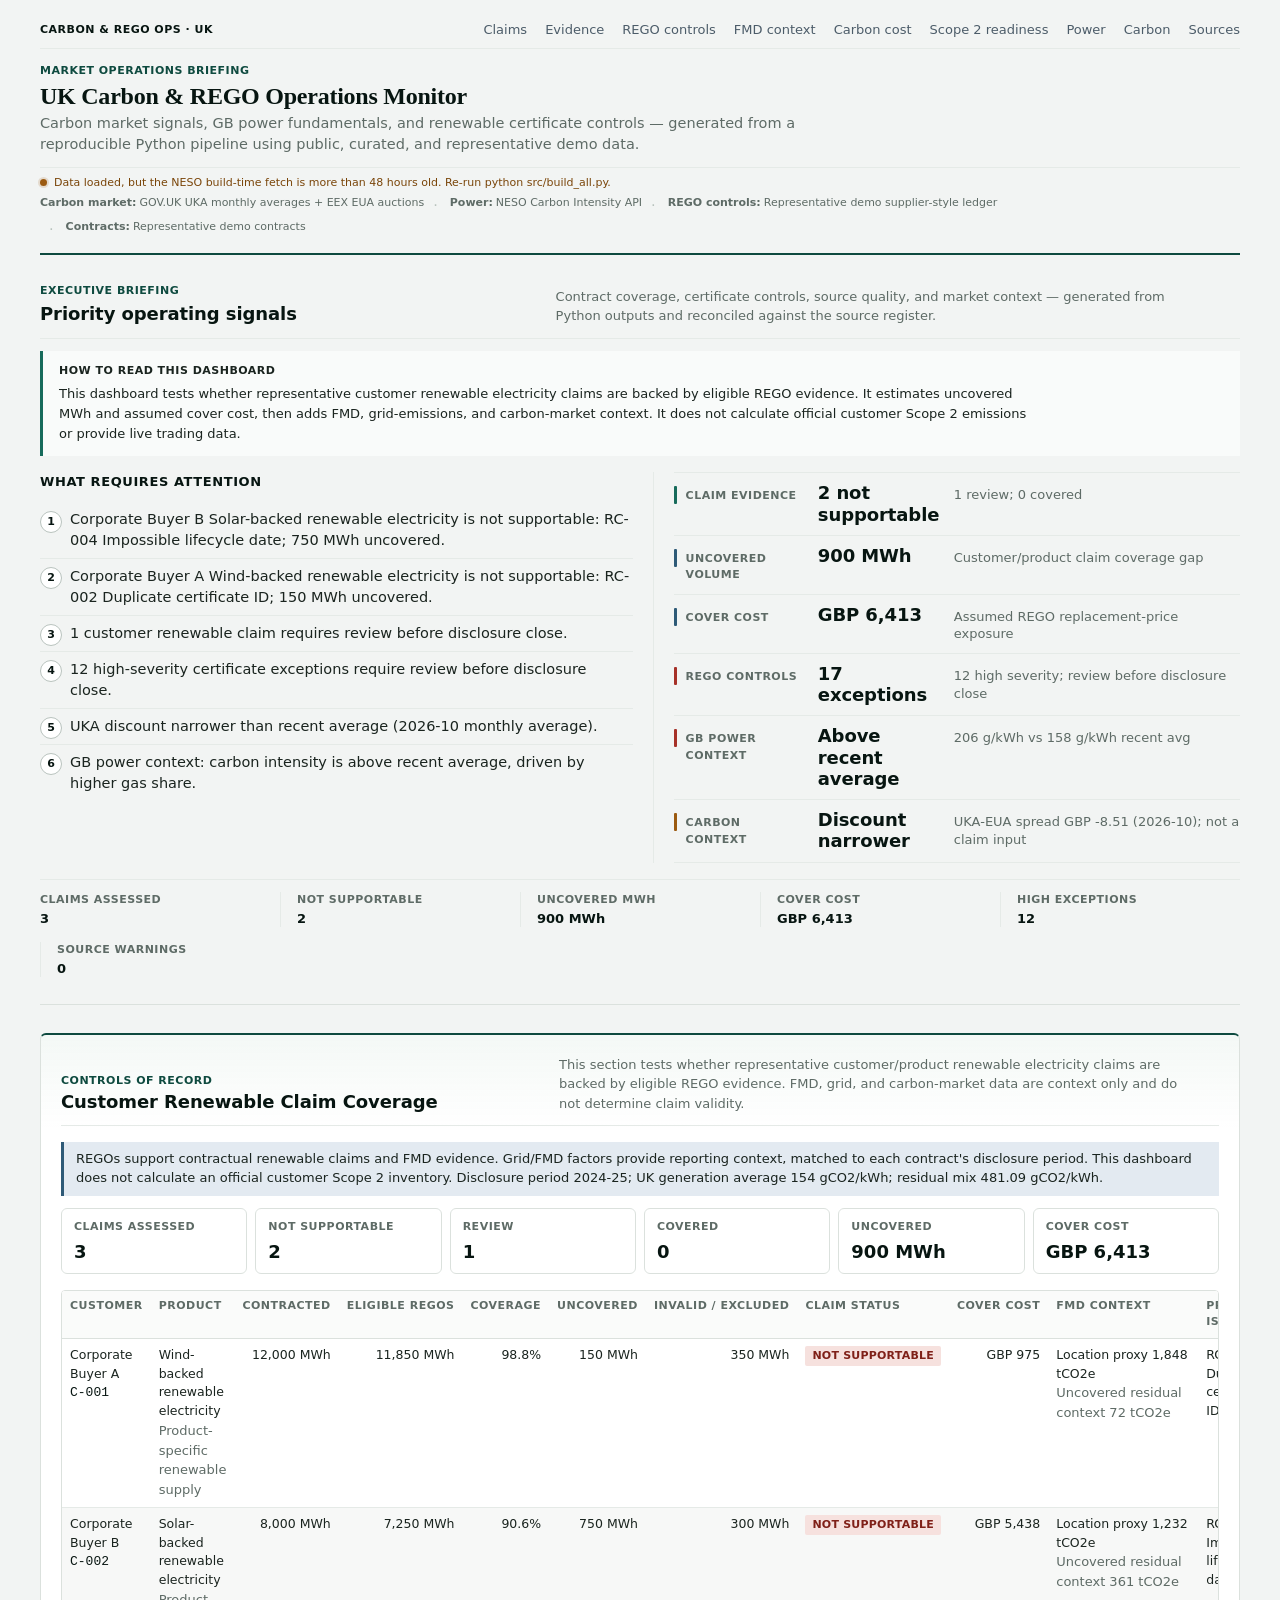
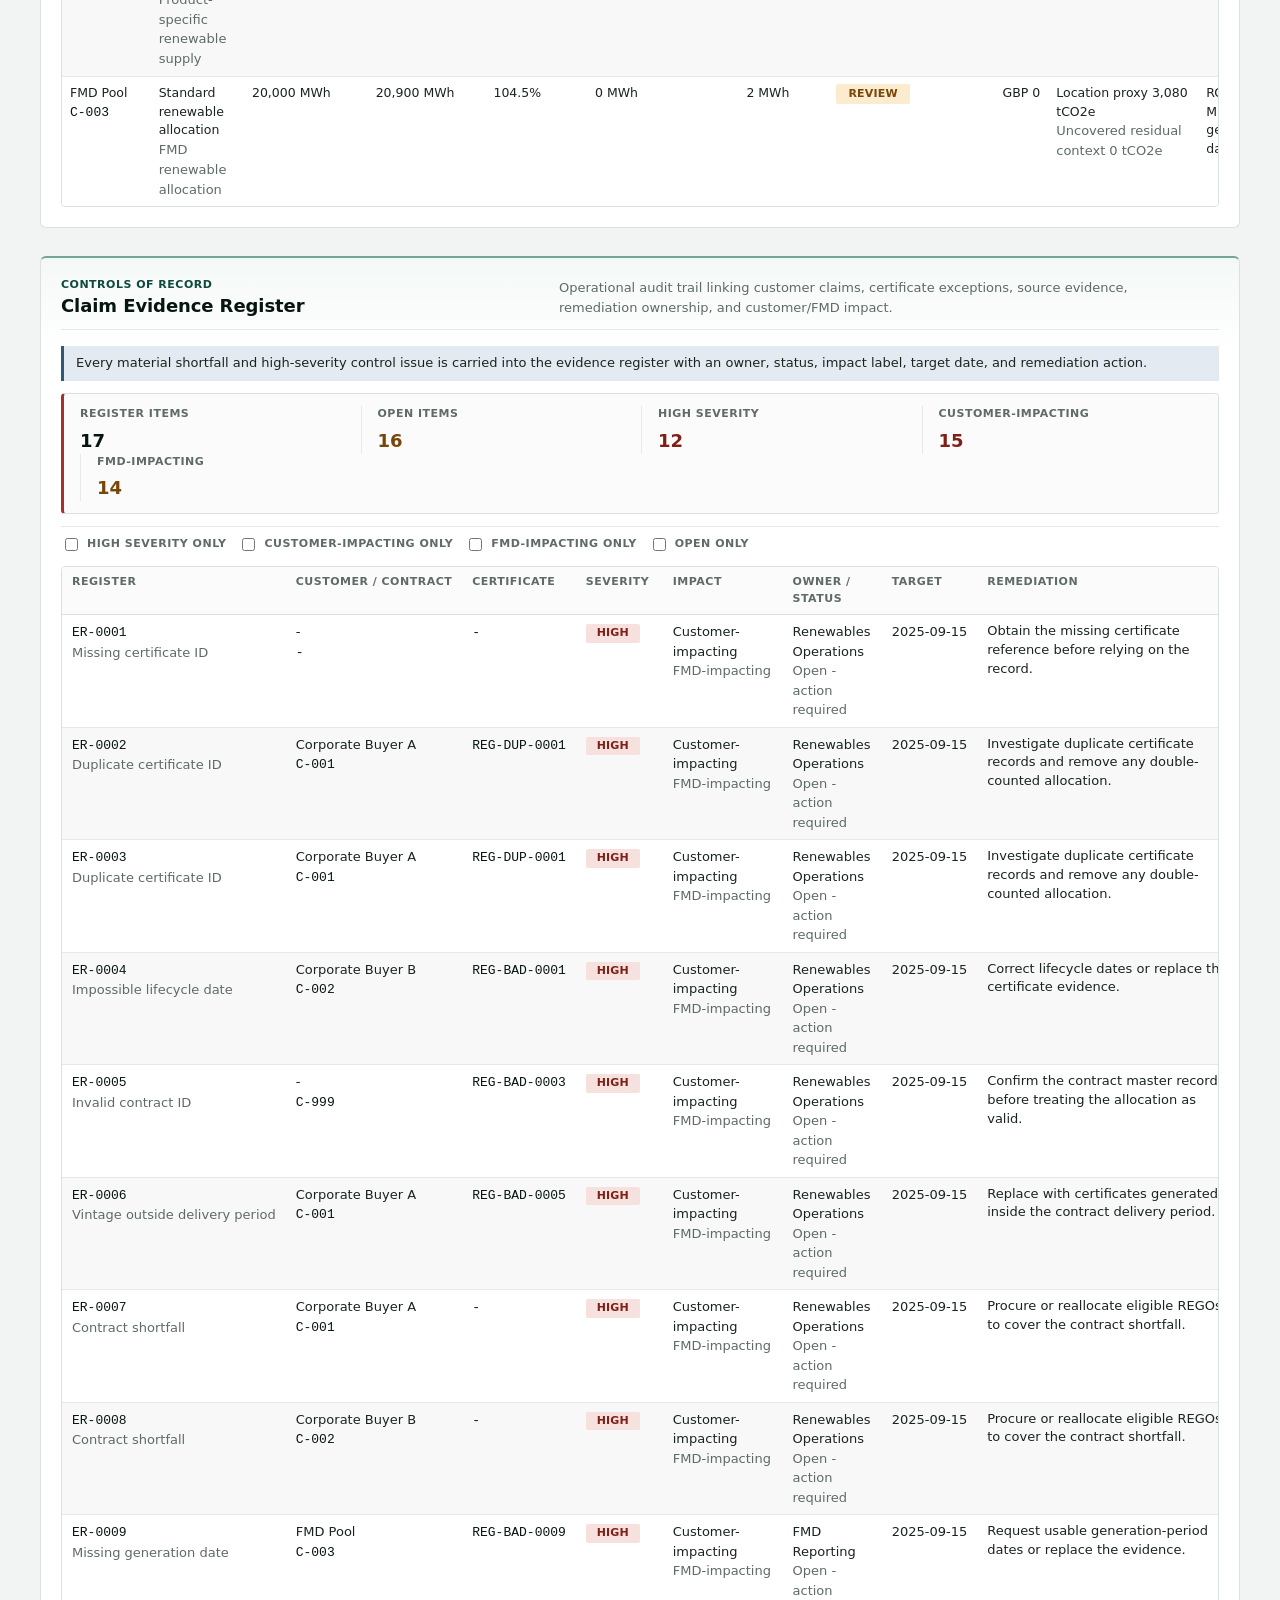
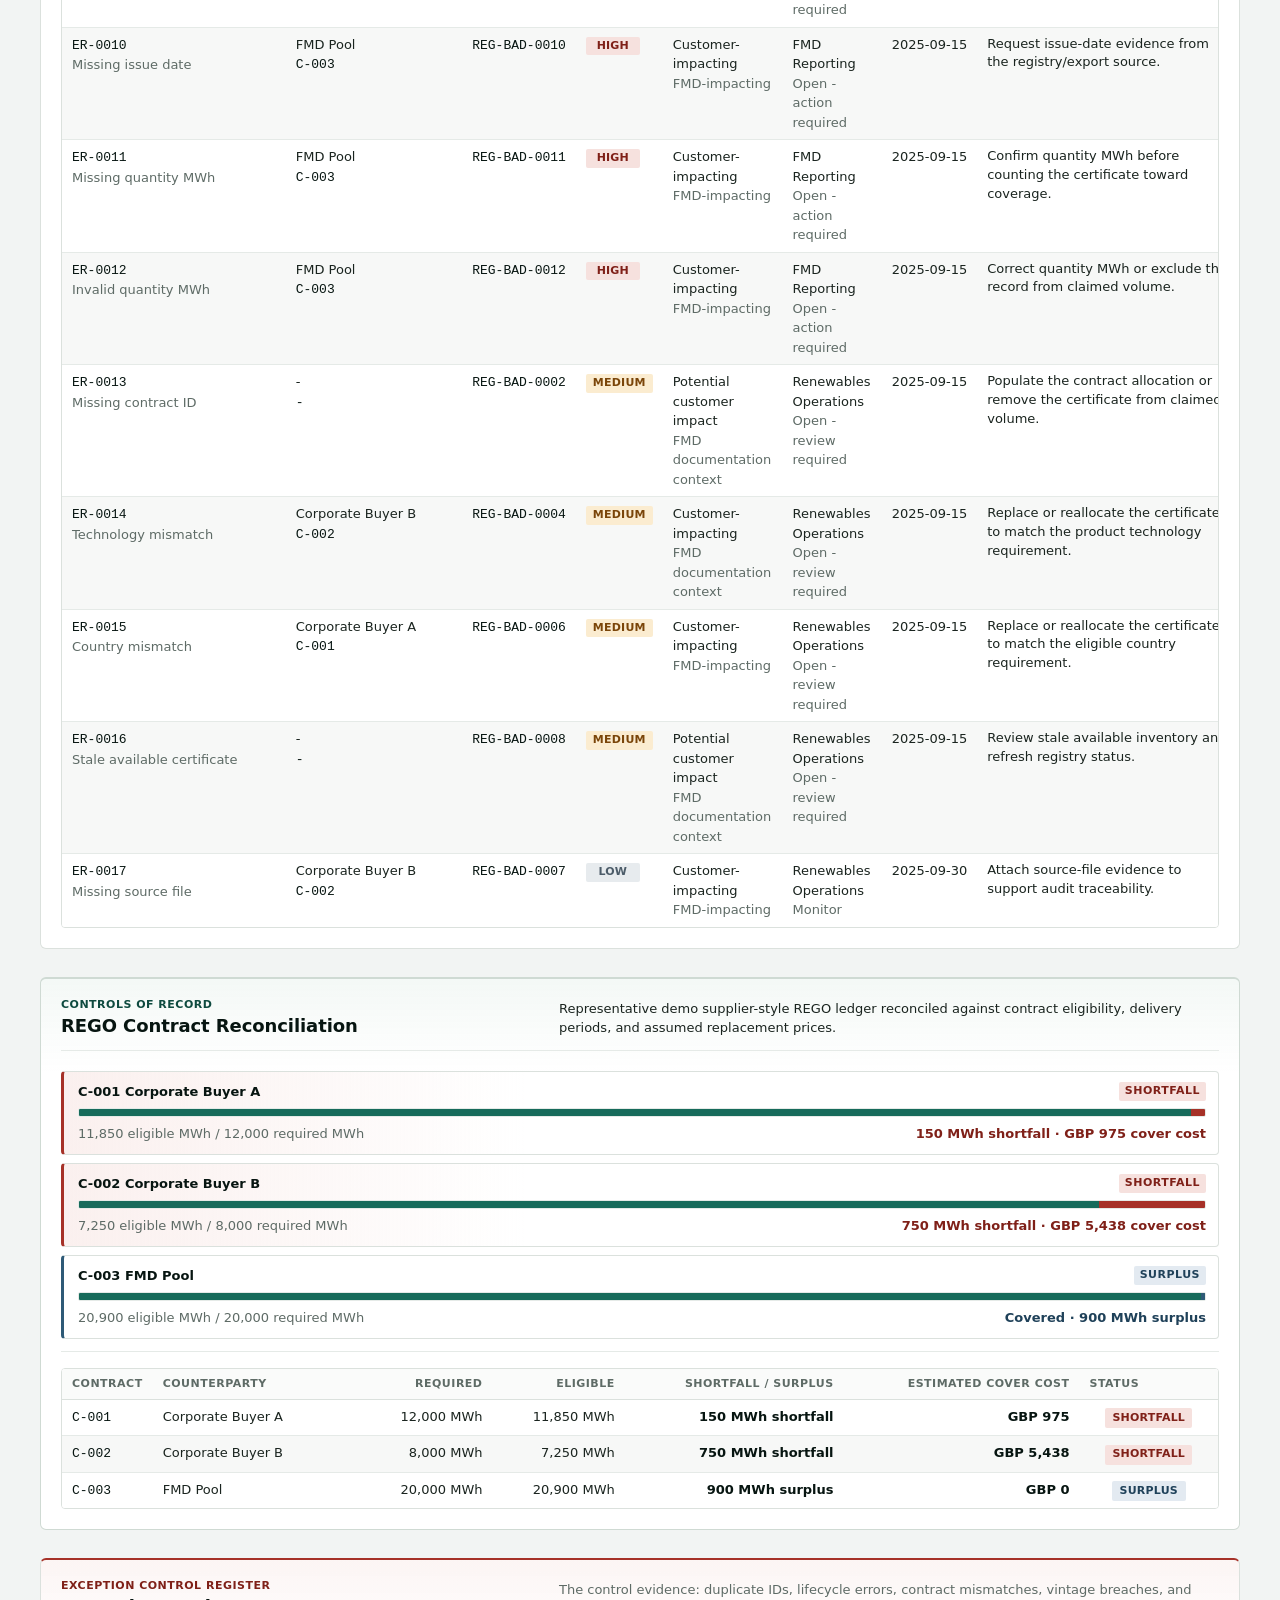
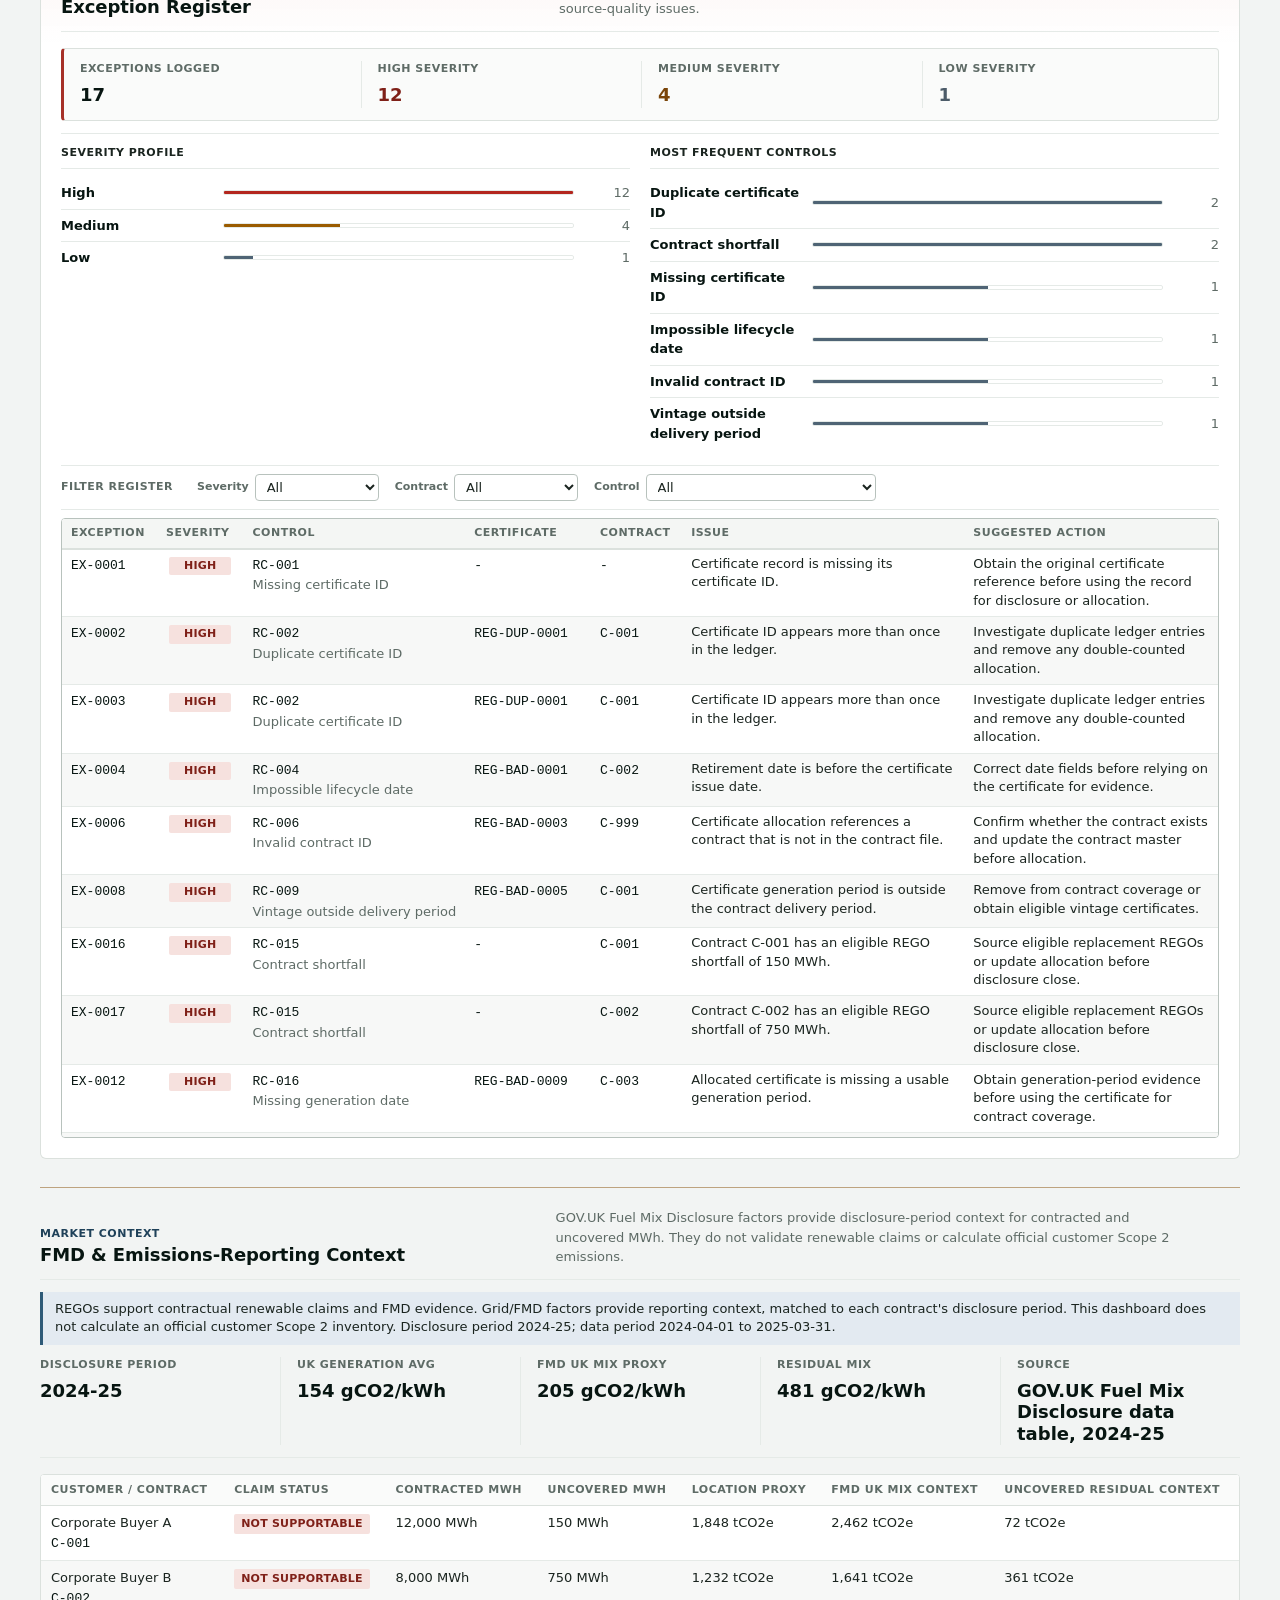
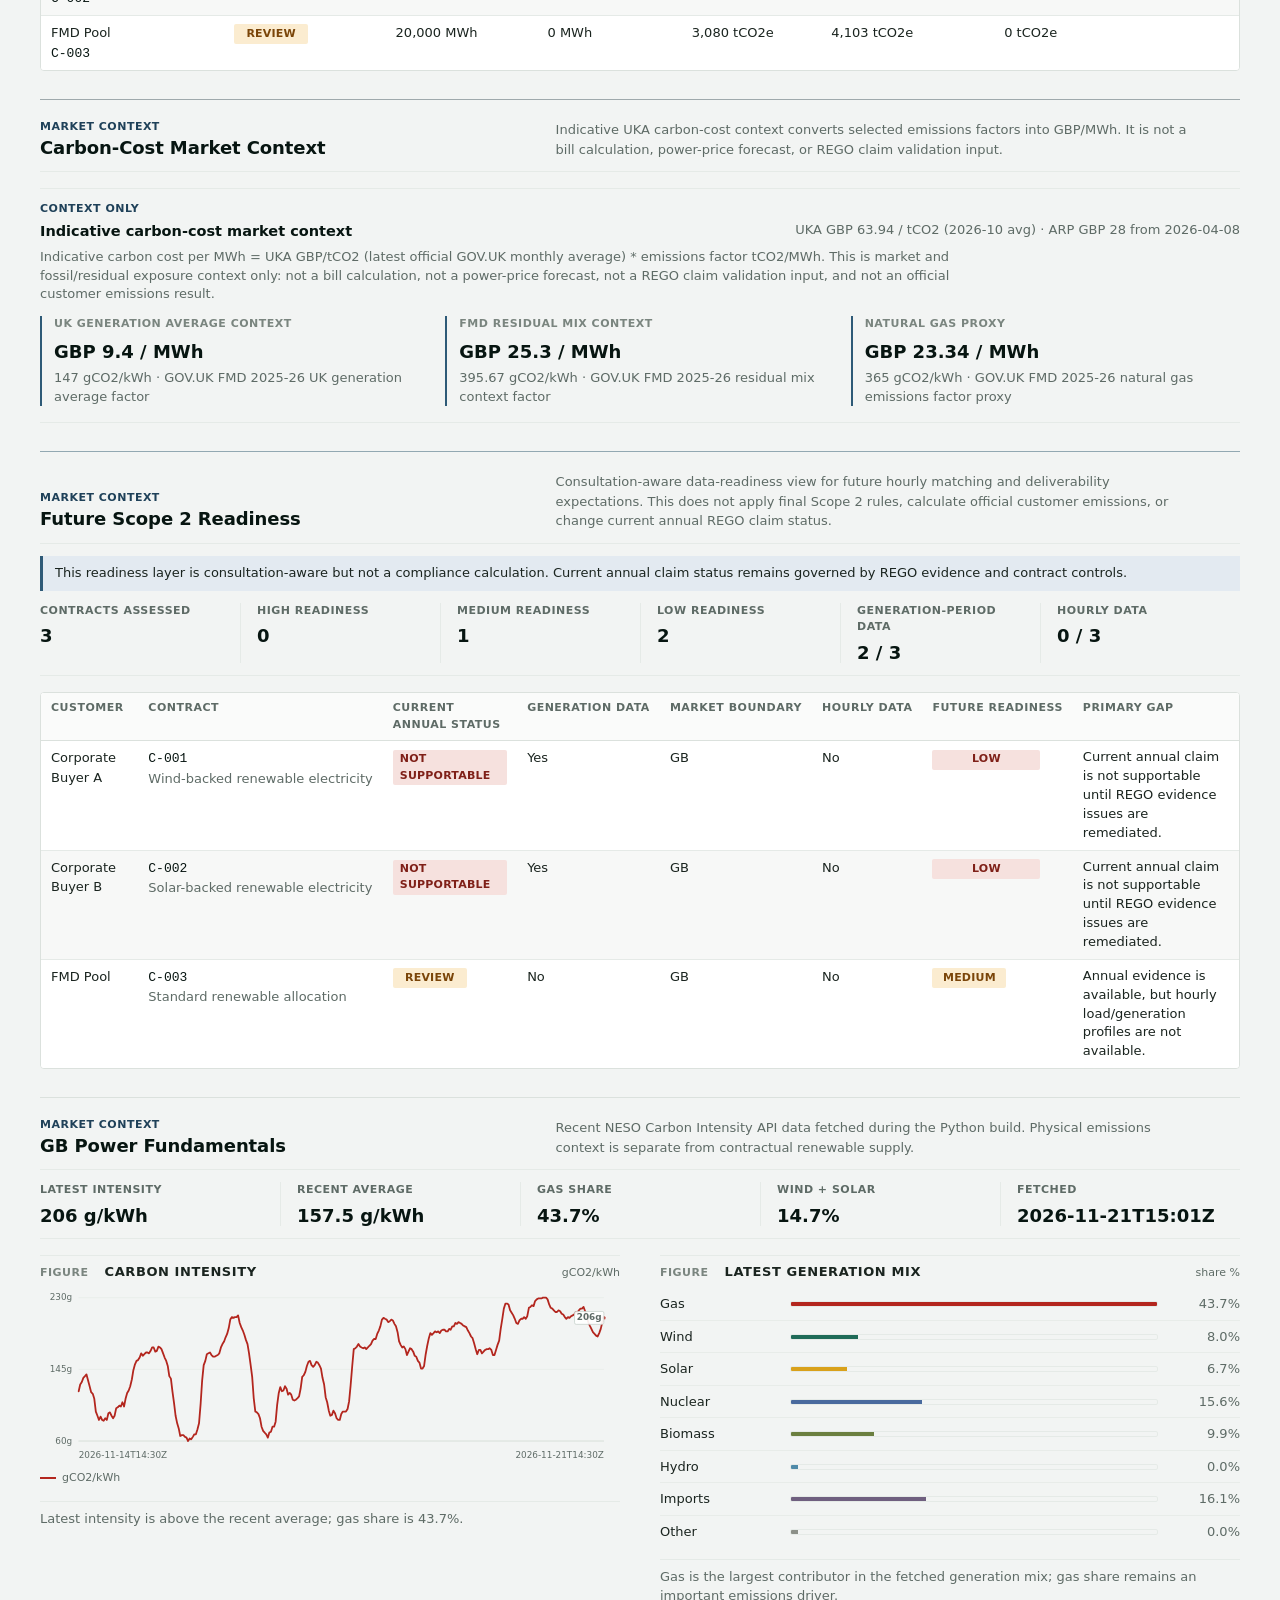
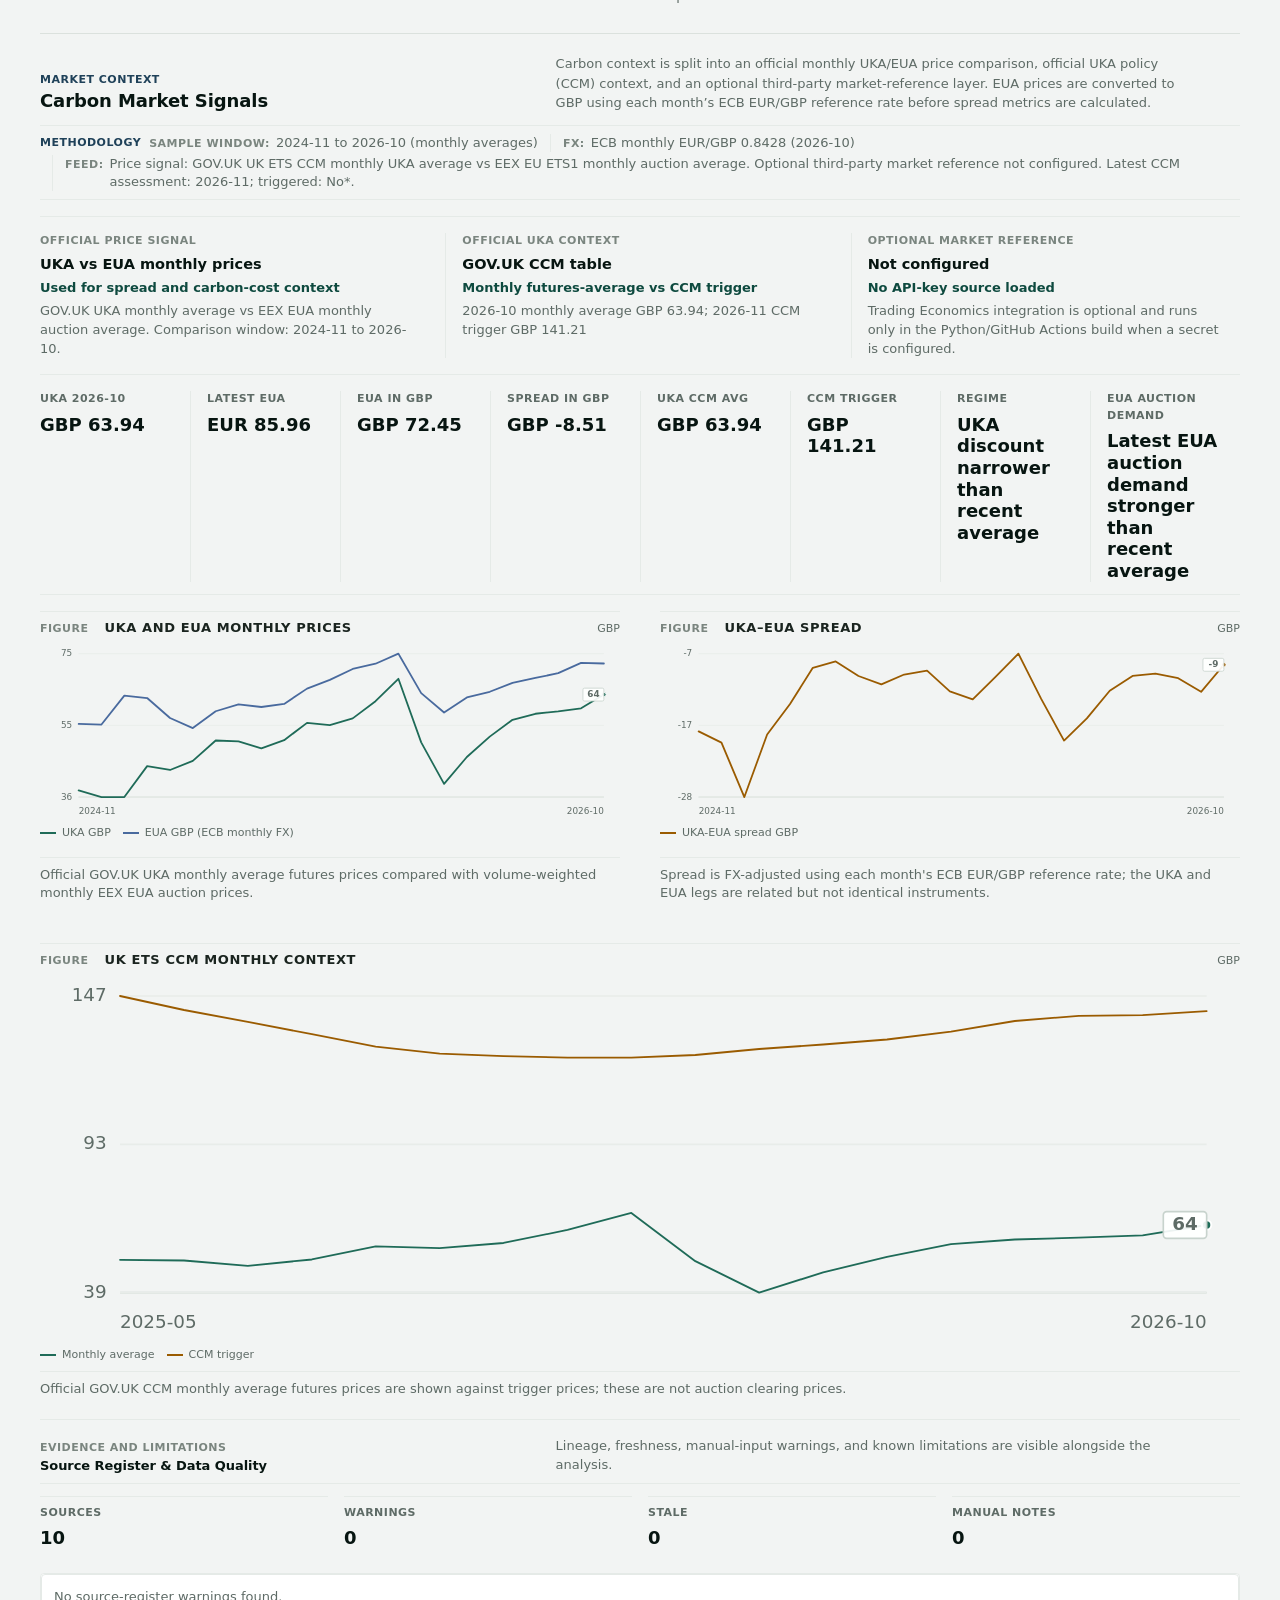
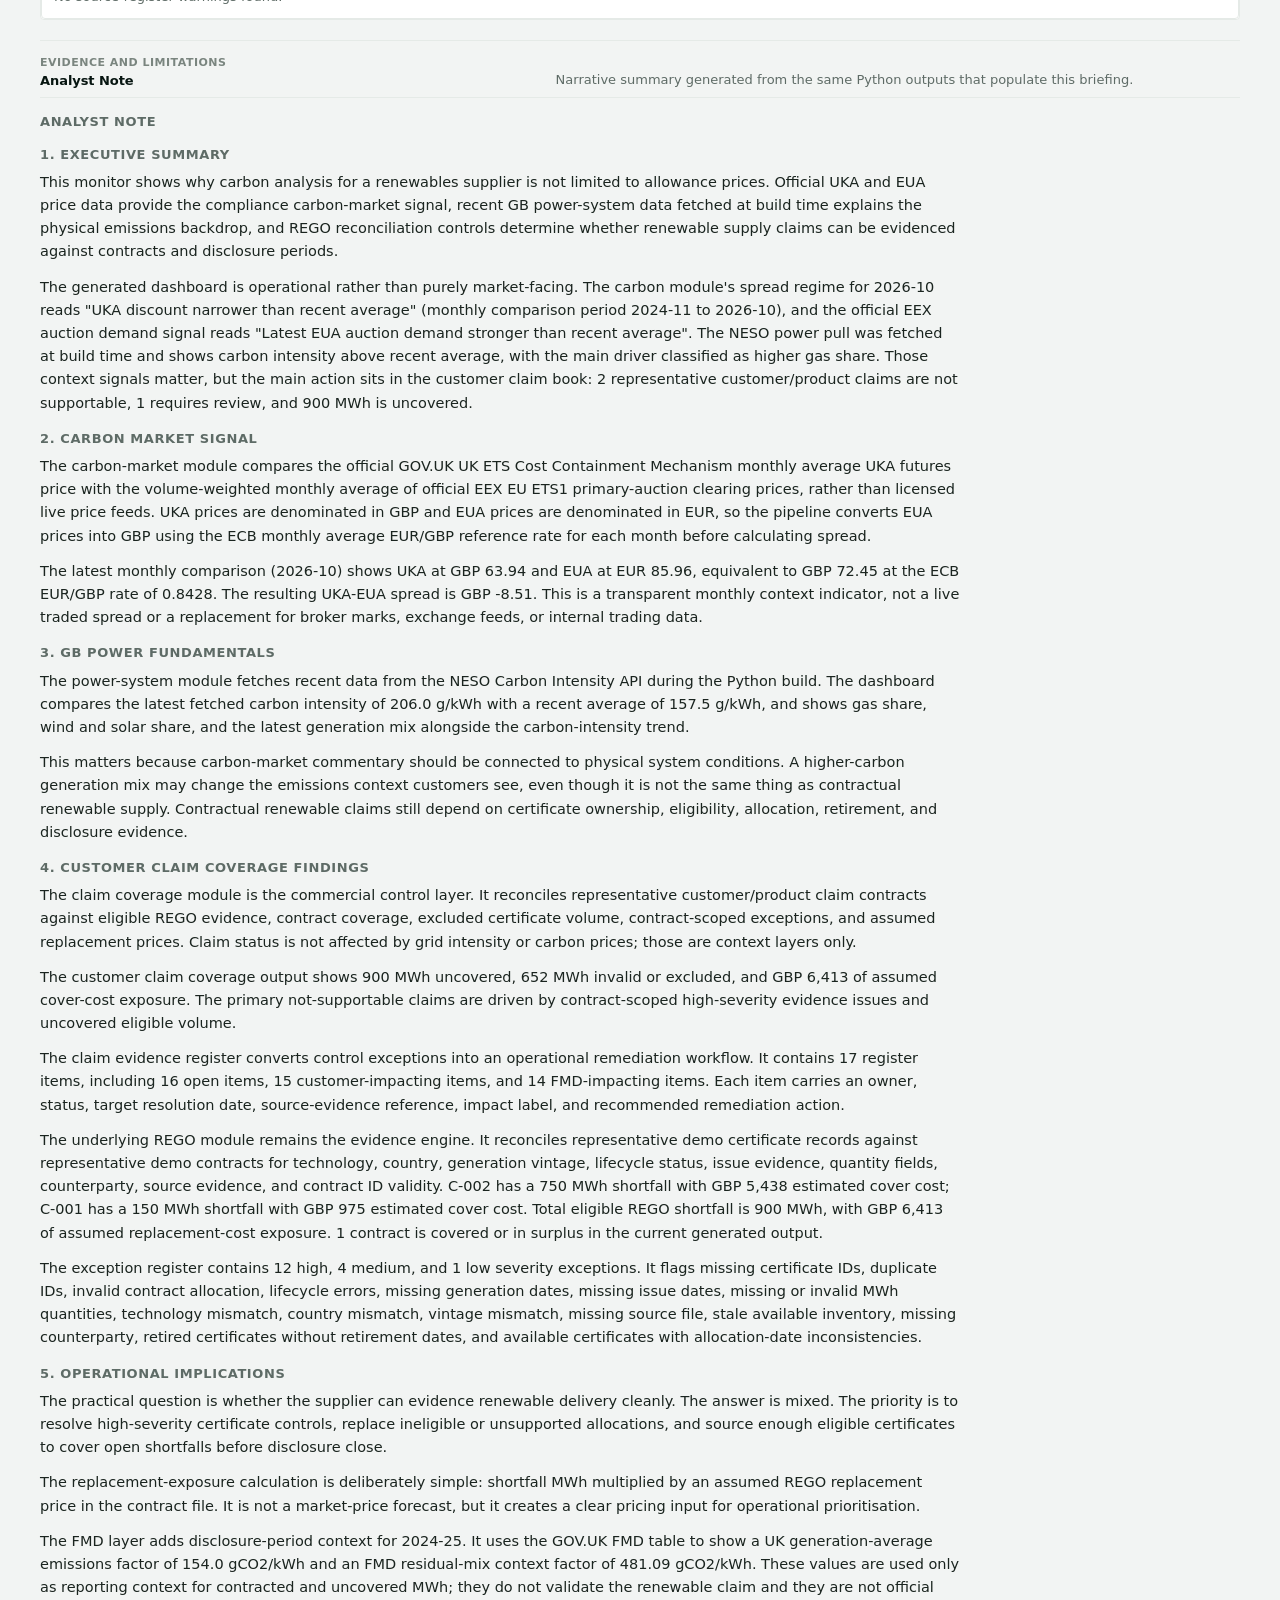
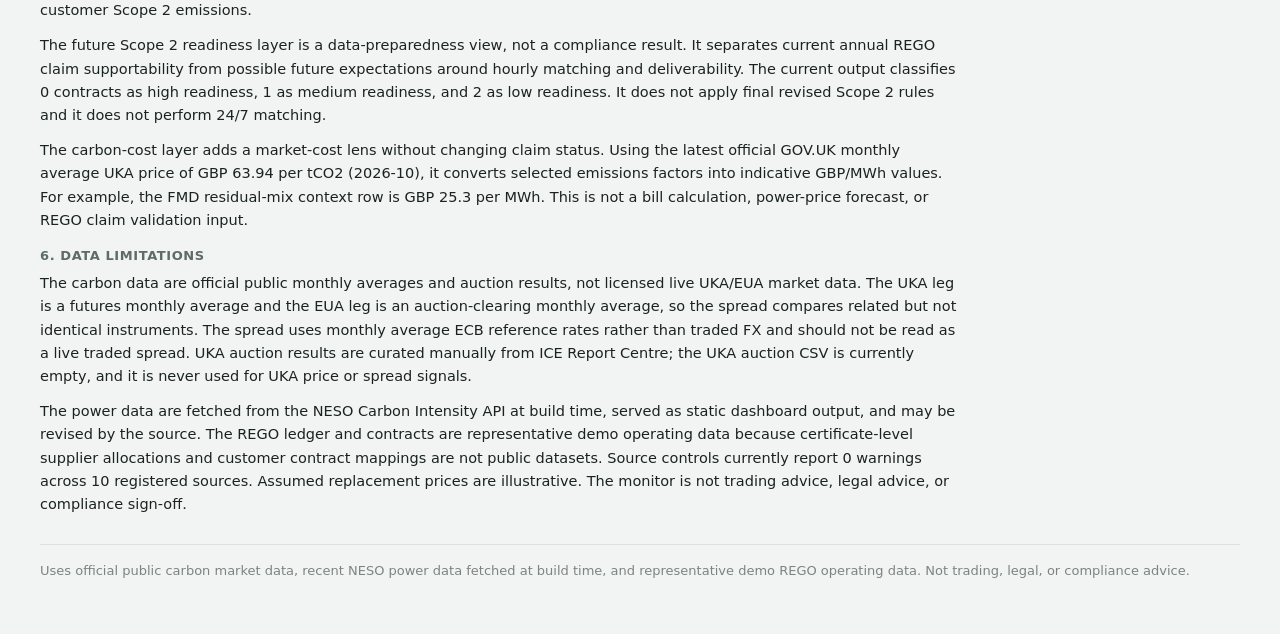
<file: index.html>
<!doctype html>
<html lang="en">
  <head>
    <meta charset="utf-8">
    <meta name="viewport" content="width=device-width, initial-scale=1">
    <title>UK Carbon &amp; REGO Operations Monitor</title>
    <link rel="icon" href="data:,">
    <link rel="stylesheet" href="assets/styles.css">
  </head>
  <body>
    <header class="site-header">
      <nav class="top-links" aria-label="Project links">
        <a href="#claims">Claims</a>
        <a href="#evidence">Evidence</a>
        <a href="#rego">REGO controls</a>
        <a href="#fmd">FMD context</a>
        <a href="#carbon-cost">Carbon cost</a>
        <a href="#scope2">Scope 2 readiness</a>
        <a href="#power">Power</a>
        <a href="#carbon">Carbon</a>
        <a href="#sources">Sources</a>
      </nav>

      <div class="header-grid">
        <div class="header-copy">
          <p class="eyebrow">Market operations briefing</p>
          <h1>UK Carbon &amp; REGO Operations Monitor</h1>
          <p class="lede">Carbon market signals, GB power fundamentals, and renewable certificate controls &mdash; generated from a reproducible Python pipeline using public, curated, and representative demo data.</p>
          <div class="header-meta">
            <p id="data-status" class="data-status" role="status">Loading dashboard data&hellip;</p>
            <section class="data-basis" aria-labelledby="data-basis-heading">
              <h2 id="data-basis-heading">Data basis</h2>
              <dl id="data-basis-list"></dl>
            </section>
          </div>
        </div>
      </div>
    </header>

    <main>
      <section class="executive-briefing" aria-labelledby="attention-heading">
        <div class="executive-header">
          <div>
            <p class="eyebrow">Executive briefing</p>
            <h2>Priority operating signals</h2>
          </div>
          <p>Contract coverage, certificate controls, source quality, and market context &mdash; generated from Python outputs and reconciled against the source register.</p>
        </div>
        <aside class="read-guide" aria-label="How to read this dashboard">
          <p class="eyebrow">How to read this dashboard</p>
          <p>This dashboard tests whether representative customer renewable electricity claims are backed by eligible REGO evidence. It estimates uncovered MWh and assumed cover cost, then adds FMD, grid-emissions, and carbon-market context. It does not calculate official customer Scope 2 emissions or provide live trading data.</p>
        </aside>
        <div class="hero-grid">
          <div class="attention-panel">
            <h2 id="attention-heading">What requires attention</h2>
            <ol id="analyst-attention" class="attention-list"></ol>
          </div>
          <dl id="summary-cards" class="summary-grid"></dl>
        </div>
        <div id="executive-strip" class="executive-strip" aria-label="REGO exposure summary"></div>
      </section>

      <section id="claims" class="section section--ops section--claims" aria-labelledby="claims-heading">
        <div class="section-heading">
          <h2 id="claims-heading">Customer Renewable Claim Coverage</h2>
          <p>This section tests whether representative customer/product renewable electricity claims are backed by eligible REGO evidence. FMD, grid, and carbon-market data are context only and do not determine claim validity.</p>
        </div>
        <p id="fmd-method-note" class="claim-context-note"></p>
        <dl id="claim-summary" class="fact-row"></dl>
        <div id="claim-coverage-table" class="table-wrap"></div>
      </section>

      <section id="evidence" class="section section--ops section--evidence-register" aria-labelledby="evidence-heading">
        <div class="section-heading">
          <h2 id="evidence-heading">Claim Evidence Register</h2>
          <p>Operational audit trail linking customer claims, certificate exceptions, source evidence, remediation ownership, and customer/FMD impact.</p>
        </div>
        <p id="evidence-method-note" class="claim-context-note"></p>
        <dl id="evidence-summary" class="register-summary" aria-label="Claim evidence register summary"></dl>
        <div class="filters filters--evidence" aria-label="Claim evidence filters">
          <label><input id="evidence-high-filter" type="checkbox"> High severity only</label>
          <label><input id="evidence-customer-filter" type="checkbox"> Customer-impacting only</label>
          <label><input id="evidence-fmd-filter" type="checkbox"> FMD-impacting only</label>
          <label><input id="evidence-open-filter" type="checkbox"> Open only</label>
        </div>
        <div id="claim-evidence-table" class="table-wrap"></div>
      </section>

      <section id="rego" class="section section--ops" aria-labelledby="rego-heading">
        <div class="section-heading">
          <h2 id="rego-heading">REGO Contract Reconciliation</h2>
          <p>Representative demo supplier-style REGO ledger reconciled against contract eligibility, delivery periods, and assumed replacement prices.</p>
        </div>
        <div id="rego-bars" class="bars-panel"></div>
        <div id="rego-summary" class="table-wrap"></div>
      </section>

      <section class="section section--ops section--register" aria-labelledby="exceptions-heading">
        <div class="section-heading">
          <h2 id="exceptions-heading">Exception Register</h2>
          <p>The control evidence: duplicate IDs, lifecycle errors, contract mismatches, vintage breaches, and source-quality issues.</p>
        </div>
        <dl id="register-summary" class="register-summary" aria-label="Exception counts"></dl>
        <div id="exception-summary" class="split-panel"></div>
        <div class="filters" aria-label="Exception filters">
          <label>Severity <select id="severity-filter"><option value="">All</option></select></label>
          <label>Contract <select id="contract-filter"><option value="">All</option></select></label>
          <label>Control <select id="control-filter"><option value="">All</option></select></label>
        </div>
        <div id="exception-table" class="table-wrap"></div>
      </section>

      <section id="fmd" class="section section--context section--fmd" aria-labelledby="fmd-heading">
        <div class="section-heading">
          <h2 id="fmd-heading">FMD &amp; Emissions-Reporting Context</h2>
          <p>GOV.UK Fuel Mix Disclosure factors provide disclosure-period context for contracted and uncovered MWh. They do not validate renewable claims or calculate official customer Scope 2 emissions.</p>
        </div>
        <p id="fmd-context-note" class="claim-context-note"></p>
        <dl id="fmd-summary" class="fact-row"></dl>
        <div id="fmd-context-table" class="table-wrap"></div>
      </section>

      <section id="carbon-cost" class="section section--context section--carbon-cost" aria-labelledby="carbon-cost-heading">
        <div class="section-heading">
          <h2 id="carbon-cost-heading">Carbon-Cost Market Context</h2>
          <p>Indicative UKA carbon-cost context converts selected emissions factors into GBP/MWh. It is not a bill calculation, power-price forecast, or REGO claim validation input.</p>
        </div>
        <div id="carbon-cost-context" class="carbon-cost-context" aria-label="Indicative carbon-cost context"></div>
      </section>

      <section id="scope2" class="section section--context section--scope2" aria-labelledby="scope2-heading">
        <div class="section-heading">
          <h2 id="scope2-heading">Future Scope 2 Readiness</h2>
          <p>Consultation-aware data-readiness view for future hourly matching and deliverability expectations. This does not apply final Scope 2 rules, calculate official customer emissions, or change current annual REGO claim status.</p>
        </div>
        <p id="scope2-method-note" class="claim-context-note"></p>
        <dl id="scope2-summary" class="fact-row"></dl>
        <div id="scope2-readiness-table" class="table-wrap"></div>
      </section>

      <section id="power" class="section section--context" aria-labelledby="power-heading">
        <div class="section-heading">
          <h2 id="power-heading">GB Power Fundamentals</h2>
          <p>Recent NESO Carbon Intensity API data fetched during the Python build. Physical emissions context is separate from contractual renewable supply.</p>
        </div>
        <dl id="power-metrics" class="fact-row"></dl>
        <div class="visual-grid">
          <div>
            <h3>Carbon intensity <span class="muted">gCO2/kWh</span></h3>
            <div id="power-line" class="svg-chart"></div>
            <p id="power-line-caption" class="chart-caption"></p>
          </div>
          <div>
            <h3>Latest generation mix <span class="muted">share %</span></h3>
            <div id="generation-bars" class="bars-panel"></div>
            <p id="generation-bars-caption" class="chart-caption"></p>
          </div>
        </div>
      </section>

      <section id="carbon" class="section section--context" aria-labelledby="carbon-heading">
        <div class="section-heading">
          <h2 id="carbon-heading">Carbon Market Signals</h2>
          <p>Carbon context is split into an official monthly UKA/EUA price comparison, official UKA policy (CCM) context, and an optional third-party market-reference layer. EUA prices are converted to GBP using each month&rsquo;s ECB EUR/GBP reference rate before spread metrics are calculated.</p>
        </div>
        <div class="section-meta" role="note">
          <p id="carbon-sample-period" class="sample-period"></p>
          <p id="carbon-fx-note" class="method-note"></p>
          <p id="carbon-feed-note" class="method-note">Official GOV.UK UKA monthly averages and EEX EUA auction results; not a licensed live trading feed.</p>
        </div>
        <div id="carbon-concepts" class="carbon-concepts" aria-label="Carbon data concepts"></div>
        <dl id="carbon-metrics" class="fact-row"></dl>
        <div class="visual-grid carbon-visual-grid">
          <div>
            <h3>UKA and EUA monthly prices <span class="muted">GBP</span></h3>
            <div id="carbon-price-line" class="svg-chart"></div>
            <p id="carbon-price-caption" class="chart-caption"></p>
          </div>
          <div>
            <h3>UKA&ndash;EUA spread <span class="muted">GBP</span></h3>
            <div id="carbon-spread-line" class="svg-chart"></div>
            <p id="carbon-spread-caption" class="chart-caption"></p>
          </div>
          <div class="figure-wide">
            <h3>UK ETS CCM monthly context <span class="muted">GBP</span></h3>
            <div id="ccm-price-line" class="svg-chart"></div>
            <p id="ccm-price-caption" class="chart-caption"></p>
          </div>
        </div>
      </section>

      <section id="sources" class="section section--evidence" aria-labelledby="source-heading">
        <div class="section-heading">
          <h2 id="source-heading">Source Register &amp; Data Quality</h2>
          <p>Lineage, freshness, manual-input warnings, and known limitations are visible alongside the analysis.</p>
        </div>
        <dl id="source-quality" class="fact-row"></dl>
        <div id="source-issues" class="table-wrap"></div>
      </section>

      <section class="section section--evidence" aria-labelledby="note-heading">
        <div class="section-heading">
          <h2 id="note-heading">Analyst Note</h2>
          <p>Narrative summary generated from the same Python outputs that populate this briefing.</p>
        </div>
        <div id="analyst-note" class="note"></div>
      </section>
    </main>

    <footer class="site-footer">
      <p>Uses official public carbon market data, recent NESO power data fetched at build time, and representative demo REGO operating data. Not trading, legal, or compliance advice.</p>
    </footer>

    <script src="assets/charts.js"></script>
    <script src="assets/app.js"></script>
  </body>
</html>
</file>
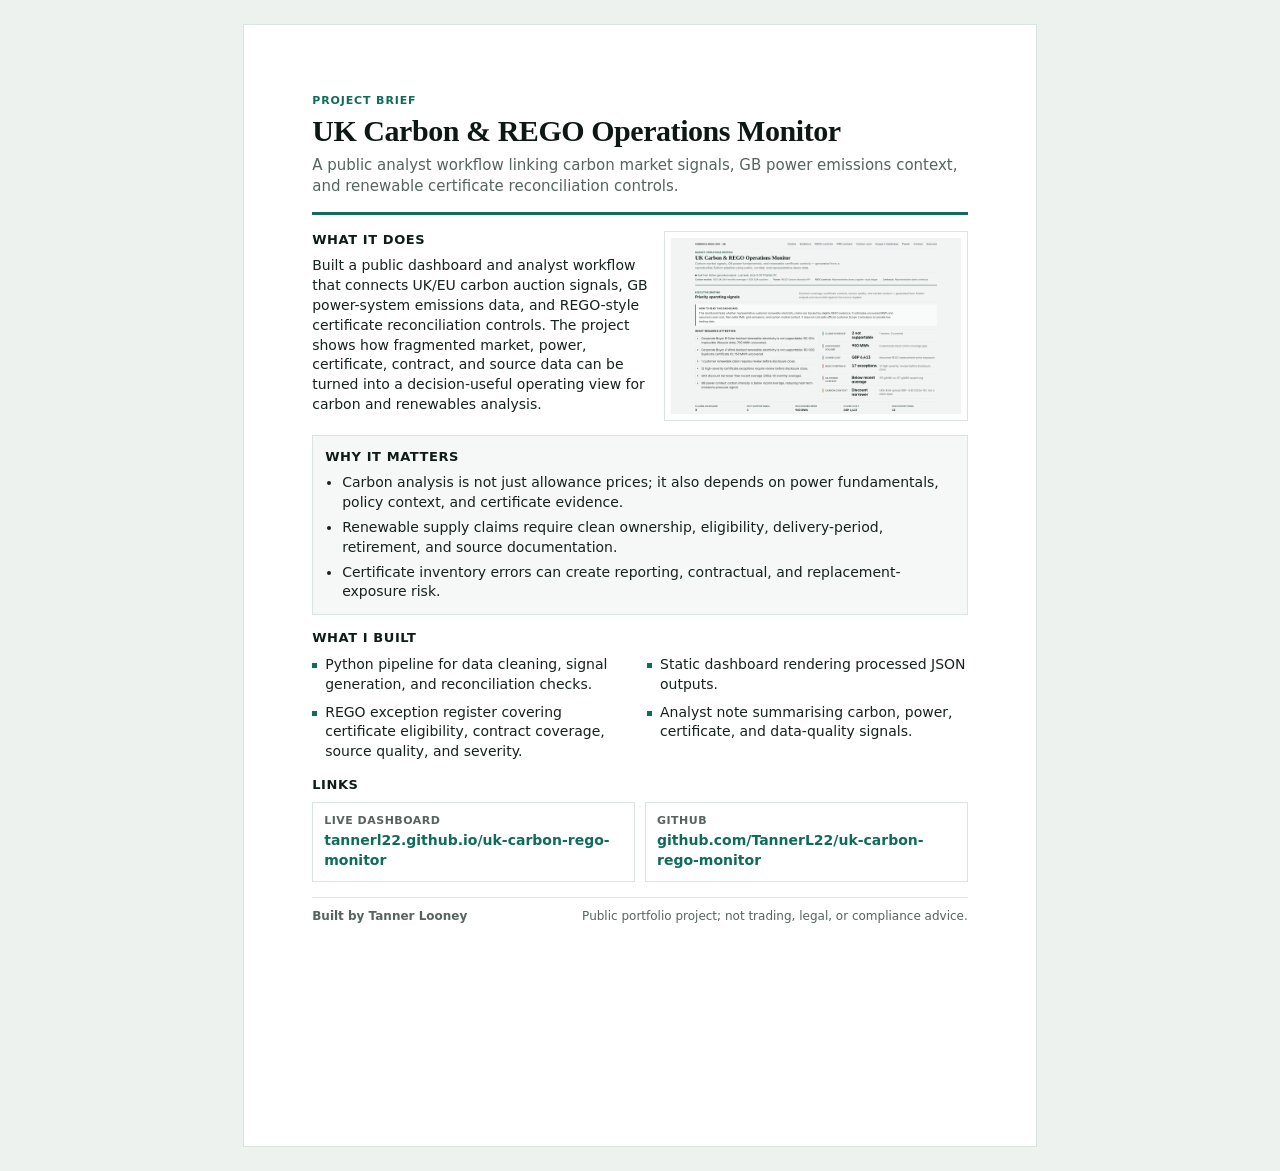
<file: brief/index.html>
<!doctype html>
<html lang="en">
  <head>
    <meta charset="utf-8">
    <meta name="viewport" content="width=device-width, initial-scale=1">
    <title>UK Carbon &amp; REGO Operations Monitor | Project Brief</title>
    <style>
      :root {
        --ink: #17211d;
        --muted: #56635e;
        --line: #dce4df;
        --soft: #f5f8f6;
        --accent: #0f6b5a;
        --accent-soft: #e4f0eb;
      }

      * { box-sizing: border-box; }

      html {
        background: #eef2ef;
        color: var(--ink);
        font-family: ui-sans-serif, system-ui, -apple-system, BlinkMacSystemFont, "Segoe UI", Arial, sans-serif;
        font-size: 14px;
        line-height: 1.42;
      }

      body {
        margin: 0;
        padding: 24px;
      }

      .page {
        width: 210mm;
        min-height: 297mm;
        margin: 0 auto;
        padding: 18mm;
        background: #fff;
        border: 1px solid var(--line);
      }

      header {
        padding-bottom: 14px;
        border-bottom: 3px solid var(--accent);
      }

      .eyebrow {
        margin: 0 0 6px;
        color: var(--accent);
        font-size: 11px;
        font-weight: 800;
        letter-spacing: 0.08em;
        text-transform: uppercase;
      }

      h1 {
        margin: 0 0 8px;
        color: #0d1713;
        font-family: Georgia, "Times New Roman", serif;
        font-size: 30px;
        line-height: 1.08;
        letter-spacing: -0.015em;
      }

      .subtitle {
        max-width: 680px;
        margin: 0;
        color: var(--muted);
        font-size: 15px;
      }

      main {
        display: grid;
        gap: 14px;
        margin-top: 16px;
      }

      .summary-grid {
        display: grid;
        grid-template-columns: 1.05fr 0.95fr;
        gap: 16px;
        align-items: start;
      }

      section {
        break-inside: avoid;
      }

      h2 {
        margin: 0 0 7px;
        color: #0f1b17;
        font-size: 13px;
        font-weight: 800;
        letter-spacing: 0.045em;
        text-transform: uppercase;
      }

      p {
        margin: 0;
      }

      ul {
        margin: 0;
        padding-left: 17px;
      }

      li {
        margin: 0 0 5px;
      }

      li:last-child {
        margin-bottom: 0;
      }

      .panel {
        padding: 12px;
        border: 1px solid var(--line);
        background: var(--soft);
      }

      .panel--plain {
        padding: 0;
        border: 0;
        background: transparent;
      }

      .screenshot {
        min-height: 176px;
        display: grid;
        place-items: center;
        padding: 6px;
        border: 1px solid var(--line);
        background: #fff;
      }

      .screenshot img {
        display: block;
        width: 100%;
        height: 176px;
        object-fit: cover;
        object-position: top left;
      }

      .built-list {
        display: grid;
        grid-template-columns: repeat(2, minmax(0, 1fr));
        gap: 8px 14px;
        padding: 0;
        list-style: none;
      }

      .built-list li {
        position: relative;
        margin: 0;
        padding-left: 13px;
      }

      .built-list li::before {
        content: "";
        position: absolute;
        top: 8px;
        left: 0;
        width: 5px;
        height: 5px;
        background: var(--accent);
      }

      .links {
        display: grid;
        grid-template-columns: repeat(2, minmax(0, 1fr));
        gap: 10px;
      }

      .link-card {
        padding: 10px 11px;
        border: 1px solid var(--line);
        background: #fff;
      }

      .link-card span {
        display: block;
        margin-bottom: 3px;
        color: var(--muted);
        font-size: 11px;
        font-weight: 800;
        letter-spacing: 0.045em;
        text-transform: uppercase;
      }

      a {
        color: var(--accent);
        font-weight: 700;
        text-decoration: none;
        overflow-wrap: anywhere;
      }

      a:hover {
        text-decoration: underline;
        text-underline-offset: 3px;
      }

      footer {
        display: flex;
        justify-content: space-between;
        gap: 16px;
        margin-top: 15px;
        padding-top: 10px;
        border-top: 1px solid var(--line);
        color: var(--muted);
        font-size: 12px;
      }

      .note {
        color: var(--muted);
      }

      @page {
        size: A4 portrait;
        margin: 0;
      }

      @media print {
        html,
        body {
          width: 210mm;
          min-height: 297mm;
          margin: 0;
          padding: 0;
          background: #fff;
        }

        .page {
          width: 210mm;
          min-height: 297mm;
          margin: 0;
          padding: 16mm;
          border: 0;
        }

        a {
          color: var(--accent);
        }
      }
    </style>
  </head>
  <body>
    <article class="page">
      <header>
        <p class="eyebrow">Project brief</p>
        <h1>UK Carbon &amp; REGO Operations Monitor</h1>
        <p class="subtitle">A public analyst workflow linking carbon market signals, GB power emissions context, and renewable certificate reconciliation controls.</p>
      </header>

      <main>
        <div class="summary-grid">
          <section class="panel--plain">
            <h2>What It Does</h2>
            <p>Built a public dashboard and analyst workflow that connects UK/EU carbon auction signals, GB power-system emissions data, and REGO-style certificate reconciliation controls. The project shows how fragmented market, power, certificate, contract, and source data can be turned into a decision-useful operating view for carbon and renewables analysis.</p>
          </section>

          <section class="screenshot" aria-label="Dashboard screenshot">
            <img src="dashboard-screenshot.png" alt="UK Carbon and REGO Operations Monitor dashboard executive briefing screenshot">
          </section>
        </div>

        <section class="panel">
          <h2>Why It Matters</h2>
          <ul>
            <li>Carbon analysis is not just allowance prices; it also depends on power fundamentals, policy context, and certificate evidence.</li>
            <li>Renewable supply claims require clean ownership, eligibility, delivery-period, retirement, and source documentation.</li>
            <li>Certificate inventory errors can create reporting, contractual, and replacement-exposure risk.</li>
          </ul>
        </section>

        <section>
          <h2>What I Built</h2>
          <ul class="built-list">
            <li>Python pipeline for data cleaning, signal generation, and reconciliation checks.</li>
            <li>Static dashboard rendering processed JSON outputs.</li>
            <li>REGO exception register covering certificate eligibility, contract coverage, source quality, and severity.</li>
            <li>Analyst note summarising carbon, power, certificate, and data-quality signals.</li>
          </ul>
        </section>

        <section>
          <h2>Links</h2>
          <div class="links">
            <div class="link-card">
              <span>Live dashboard</span>
              <a href="https://tannerl22.github.io/uk-carbon-rego-monitor/">tannerl22.github.io/uk-carbon-rego-monitor</a>
            </div>
            <div class="link-card">
              <span>GitHub</span>
              <a href="https://github.com/TannerL22/uk-carbon-rego-monitor">github.com/TannerL22/uk-carbon-rego-monitor</a>
            </div>
          </div>
        </section>
      </main>

      <footer>
        <strong>Built by Tanner Looney</strong>
        <span class="note">Public portfolio project; not trading, legal, or compliance advice.</span>
      </footer>
    </article>
  </body>
</html>
</file>
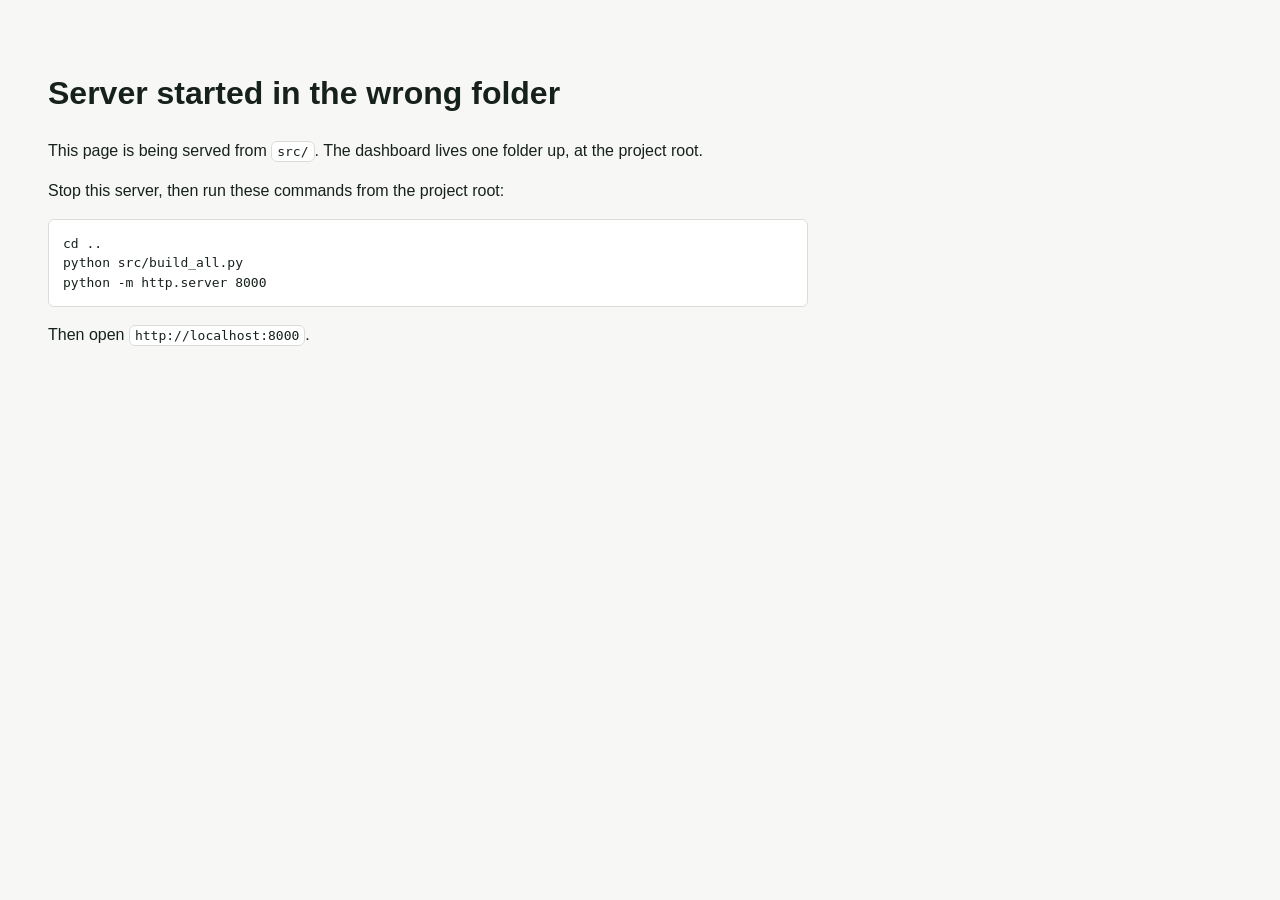
<file: src/index.html>
<!doctype html>
<html lang="en">
  <head>
    <meta charset="utf-8">
    <meta name="viewport" content="width=device-width, initial-scale=1">
    <title>Wrong Server Folder</title>
    <style>
      body {
        margin: 0;
        padding: 48px;
        background: #f7f8f6;
        color: #17211b;
        font-family: Arial, Helvetica, sans-serif;
        line-height: 1.5;
      }

      main {
        max-width: 760px;
      }

      code,
      pre {
        background: #ffffff;
        border: 1px solid #d8ded7;
        border-radius: 6px;
      }

      code {
        padding: 2px 5px;
      }

      pre {
        padding: 14px;
        overflow-x: auto;
      }
    </style>
  </head>
  <body>
    <main>
      <h1>Server started in the wrong folder</h1>
      <p>This page is being served from <code>src/</code>. The dashboard lives one folder up, at the project root.</p>
      <p>Stop this server, then run these commands from the project root:</p>
      <pre>cd ..
python src/build_all.py
python -m http.server 8000</pre>
      <p>Then open <code>http://localhost:8000</code>.</p>
    </main>
  </body>
</html>
</file>
<file: assets/styles.css>
:root {
  color-scheme: light;
  --bg: #f2f4f3;
  --surface: #ffffff;
  --surface-alt: #fafbfa;
  --surface-sunk: #f7f8f7;
  --text: #1a241f;
  --text-strong: #071511;
  --muted: #5e6b66;
  --muted-2: #7a857f;
  --border: #dbe1dd;
  --border-strong: #b8c2bd;
  --rule: #e5eae7;
  --green: #176b5b;
  --green-dark: #0e4a3f;
  --blue: #2e5a77;
  --blue-dark: #1f4159;
  --slate: #4c5c69;
  --amber: #9b5a10;
  --amber-2: #7a4509;
  --red: #a63128;
  --red-dark: #7f2018;
  --green-soft: #e4efe9;
  --blue-soft: #e3eaf1;
  --amber-soft: #fbecd0;
  --red-soft: #f6e1de;
  --slate-soft: #e7ebee;
  --accent-rule: #c8d3cd;
  --shadow-xs: none;
  --radius: 6px;
  --radius-sm: 4px;
  --space-1: 4px;
  --space-2: 8px;
  --space-3: 12px;
  --space-4: 16px;
  --space-5: 20px;
  --space-6: 28px;
  --space-7: 40px;
  --space-8: 56px;
  --type-meta: 11px;
  --type-small: 13px;
  --type-body: 14.5px;
  --type-value: 18px;
  --type-title: clamp(1.5rem, 1.85vw, 1.78rem);
  --tracking-label: 0.045em;

  /* Backwards-compatible aliases used by chart/table code. */
  --paper: var(--surface);
  --ink: var(--text);
  --line: var(--border);
  --soft-line: var(--rule);
}

* { box-sizing: border-box; }

html {
  background: var(--bg);
  scroll-behavior: smooth;
}

body {
  max-width: 1240px;
  margin: 0 auto;
  padding: var(--space-5) var(--space-5) var(--space-7);
  background: var(--bg);
  color: var(--text);
  font-family: Inter, "Inter var", ui-sans-serif, system-ui, -apple-system, BlinkMacSystemFont, "Segoe UI", Arial, Helvetica, sans-serif;
  font-size: var(--type-body);
  line-height: 1.5;
  font-feature-settings: "cv11", "ss01";
  overflow-x: hidden;
}

a {
  color: var(--green-dark);
  text-decoration-thickness: 1px;
  text-underline-offset: 3px;
}

h1, h2, h3, p, dl, dd { margin-top: 0; }

h1 {
  margin-bottom: 2px;
  color: var(--text-strong);
  font-family: "Source Serif Pro", "Source Serif 4", Georgia, "Times New Roman", serif;
  font-size: var(--type-title);
  font-weight: 600;
  line-height: 1.15;
  letter-spacing: -0.01em;
}

h2 {
  margin-bottom: var(--space-2);
  color: var(--text-strong);
  font-size: var(--type-value);
  font-weight: 650;
  line-height: 1.25;
  letter-spacing: -0.005em;
}

h3 {
  margin-bottom: var(--space-2);
  color: var(--text-strong);
  font-size: var(--type-small);
  font-weight: 650;
  line-height: 1.25;
}

/* Make all numeric-looking cells align like a terminal. */
dd, td, .bar-value, .summary-item dd, .fact dd, .strip-item dd {
  font-variant-numeric: tabular-nums;
}

/* ================================================================
   Masthead
   ================================================================ */

.site-header {
  display: grid;
  gap: 10px;
  padding: 0 0 var(--space-3);
  border-bottom: 0;
  margin-bottom: 0;
}

.top-links {
  display: flex;
  flex-wrap: wrap;
  gap: 18px;
  align-items: center;
  font-size: var(--type-small);
  letter-spacing: 0;
  color: var(--muted);
  border-bottom: 1px solid var(--rule);
  padding-bottom: 8px;
  margin-bottom: 4px;
}

.top-links::before {
  content: "CARBON & REGO OPS · UK";
  color: var(--text-strong);
  font-weight: 700;
  letter-spacing: var(--tracking-label);
  font-size: var(--type-meta);
  text-transform: uppercase;
  margin-right: auto;
}

.top-links a {
  display: inline-flex;
  align-items: center;
  padding: 0;
  color: var(--slate);
  text-decoration: none;
  font-weight: 500;
  font-size: var(--type-small);
}

.top-links a:hover {
  color: var(--green-dark);
  text-decoration: underline;
  text-underline-offset: 3px;
}

.header-grid { display: block; }
.header-copy { min-width: 0; }

.eyebrow {
  margin-bottom: 4px;
  color: var(--green-dark);
  font-size: var(--type-meta);
  font-weight: 700;
  letter-spacing: var(--tracking-label);
  text-transform: uppercase;
}

.lede {
  max-width: 760px;
  margin-bottom: var(--space-3);
  color: var(--muted);
  font-size: var(--type-body);
  line-height: 1.45;
}

.header-meta {
  display: grid;
  gap: 5px;
  align-items: start;
  margin-top: var(--space-3);
  padding-top: 7px;
  border-top: 1px solid var(--rule);
  color: var(--muted);
}

.data-status {
  display: inline-flex;
  align-items: center;
  gap: 7px;
  margin: 0;
  padding: 0;
  border: 0;
  background: none;
  color: var(--muted);
  font-size: var(--type-meta);
  line-height: 1.4;
  white-space: normal;
  overflow-wrap: anywhere;
}

.data-status::before {
  content: "";
  display: inline-block;
  width: 7px; height: 7px;
  border-radius: 50%;
  background: var(--muted-2);
  flex: 0 0 auto;
}

.data-status--loaded { color: var(--green-dark); }
.data-status--loaded::before { background: var(--green); box-shadow: 0 0 0 2px rgba(23,107,91,0.14); }
.data-status--stale { color: var(--amber-2); }
.data-status--stale::before { background: var(--amber); box-shadow: 0 0 0 2px rgba(155,90,16,0.16); }
.data-status--file,
.data-status--missing,
.data-status--malformed { color: var(--red-dark); }
.data-status--file::before,
.data-status--missing::before,
.data-status--malformed::before { background: var(--red); box-shadow: 0 0 0 2px rgba(166,49,40,0.16); }

.data-basis {
  display: flex;
  flex-wrap: wrap;
  align-items: center;
  gap: 0;
  margin: 0;
  padding: 0;
  border: 0;
  background: none;
  color: var(--muted);
}

.data-basis h2 {
  position: absolute;
  width: 1px;
  height: 1px;
  padding: 0;
  margin: -1px;
  overflow: hidden;
  clip: rect(0, 0, 0, 0);
  white-space: nowrap;
  border: 0;
}

#data-basis-list {
  display: flex;
  flex-wrap: wrap;
  gap: 2px 0;
  margin: 0;
}

.basis-item {
  display: inline-flex;
  align-items: baseline;
  gap: 3px;
  padding: 0;
  border: 0;
  border-radius: 0;
  background: transparent;
  color: var(--muted);
}

.basis-item + .basis-item::before {
  content: "·";
  color: var(--border-strong);
  margin: 0 9px;
  align-self: center;
}

.basis-item dt {
  margin: 0;
  color: var(--muted);
  font-size: var(--type-meta);
  font-weight: 650;
  letter-spacing: 0;
  text-transform: none;
}

.basis-item dt::after {
  content: ":";
}

.basis-item dd {
  margin-left: 0;
  color: var(--muted);
  font-size: var(--type-meta);
  font-weight: 450;
  line-height: 1.2;
}

/* ================================================================
   Executive briefing (hero band: attention + signal cards + strip)
   ================================================================ */

.executive-briefing {
  margin-top: 0;
  padding: var(--space-4) 0 0;
  border: 0;
  border-top: 2px solid var(--green-dark);
  border-radius: 0;
  background: transparent;
  box-shadow: none;
}

.executive-header {
  display: grid;
  grid-template-columns: minmax(260px, 0.42fr) minmax(0, 0.58fr);
  gap: var(--space-5);
  align-items: end;
  margin-bottom: var(--space-3);
  padding: var(--space-3) 0 var(--space-3);
  border-bottom: 1px solid var(--rule);
}

.executive-header .eyebrow { margin-bottom: 4px; }

.executive-header h2 {
  margin: 0;
  font-size: var(--type-value);
  font-weight: 650;
}

.executive-header p:last-child {
  max-width: 640px;
  margin: 0;
  color: var(--muted);
  font-size: var(--type-small);
  line-height: 1.5;
}

.hero-grid {
  display: grid;
  grid-template-columns: minmax(440px, 1.04fr) minmax(360px, 0.96fr);
  gap: var(--space-5);
  align-items: stretch;
  padding-bottom: var(--space-4);
  border-bottom: 1px solid var(--rule);
}

.attention-panel {
  min-width: 0;
  padding: 2px var(--space-5) 0 0;
  border: 0;
  border-right: 1px solid var(--rule);
  border-radius: 0;
  background: transparent;
}

.attention-panel h2 {
  margin-bottom: var(--space-3);
  font-size: var(--type-small);
  font-weight: 700;
  letter-spacing: var(--tracking-label);
  text-transform: uppercase;
  color: var(--text-strong);
}

.attention-list {
  margin: 0;
  padding: 0;
  list-style: none;
  counter-reset: attention;
}

.attention-list li {
  position: relative;
  margin-bottom: 0;
  padding: 7px 0 7px 30px;
  border-top: 1px solid var(--rule);
  color: var(--text);
  font-size: var(--type-body);
  line-height: 1.45;
}

.attention-list li:first-child { border-top: 0; padding-top: 6px; }
.attention-list li:last-child  { padding-bottom: 0; }

.attention-list li::before {
  position: absolute;
  top: 8px;
  left: 0;
  display: grid;
  width: 20px;
  height: 20px;
  place-items: center;
  border: 1px solid var(--border-strong);
  border-radius: 50%;
  background: var(--surface);
  color: var(--text-strong);
  content: counter(attention);
  counter-increment: attention;
  font-size: var(--type-meta);
  font-weight: 700;
  font-variant-numeric: tabular-nums;
}

/* Signal cards */
.summary-grid {
  display: block;
  margin: 0;
  border-top: 1px solid var(--rule);
}

.summary-item {
  position: relative;
  min-width: 0;
  display: grid;
  grid-template-columns: minmax(112px, 0.42fr) minmax(124px, 0.4fr) minmax(150px, 1fr);
  gap: var(--space-3);
  align-items: baseline;
  padding: 9px 0 10px 12px;
  border: 0;
  border-bottom: 1px solid var(--rule);
  border-left: 0;
  border-radius: 0;
  background: transparent;
}

.summary-item::before {
  content: "";
  position: absolute;
  top: 13px;
  left: 0;
  width: 3px;
  height: 18px;
  border-radius: 1px;
  background: var(--slate);
}

/* Semantic color coding via compact rule, not card chrome. */
.summary-item:nth-child(1)::before { background: var(--green); }
.summary-item:nth-child(2)::before { background: var(--blue); }
.summary-item:nth-child(3)::before { background: var(--blue); }
.summary-item:nth-child(4)::before { background: var(--red); }
.summary-item:nth-child(5)::before { background: var(--red); }
.summary-item:nth-child(6)::before { background: var(--amber); }

.summary-item dt {
  margin: 0;
  align-self: baseline;
  letter-spacing: var(--tracking-label);
}

dt {
  margin-bottom: 6px;
  color: var(--muted);
  font-size: var(--type-meta);
  font-weight: 700;
  letter-spacing: var(--tracking-label);
  text-transform: uppercase;
}

dd {
  margin-left: 0;
  font-weight: 600;
}

.summary-item dd {
  margin-bottom: 0;
  color: var(--text-strong);
  font-size: var(--type-value);
  font-weight: 650;
  line-height: 1.18;
  letter-spacing: -0.005em;
  /* Break only words that cannot fit on their own line (avoid "supportabl-e"). */
  overflow-wrap: break-word;
}

.summary-item p {
  margin: 0;
  color: var(--muted);
  font-size: var(--type-small);
  line-height: 1.35;
}

/* Executive strip (REGO exposure summary) */
.executive-strip {
  display: grid;
  grid-template-columns: repeat(5, minmax(0, 1fr));
  gap: 0;
  margin-top: 0;
  padding: var(--space-3) 0;
  border-top: 0;
  border-bottom: 1px solid var(--border);
}

.strip-item {
  min-width: 0;
  padding: 0 var(--space-4);
  border: 0;
  border-left: 1px solid var(--rule);
  border-radius: 0;
  background: transparent;
}

.strip-item:first-child { border-left: 0; padding-left: 0; }
.strip-item:last-child  { padding-right: 0; }

.strip-item dt {
  margin-bottom: 4px;
  font-size: var(--type-meta);
  letter-spacing: var(--tracking-label);
}

.strip-item dd {
  color: var(--text-strong);
  font-size: var(--type-small);
  font-weight: 650;
  line-height: 1.15;
}

.read-guide {
  margin: var(--space-3) 0 var(--space-4);
  padding: var(--space-3) var(--space-4);
  border-left: 3px solid var(--green);
  background: color-mix(in srgb, var(--surface) 76%, var(--green-soft));
}

.read-guide .eyebrow {
  margin-bottom: 5px;
  color: var(--green-ink);
}

.read-guide p:last-child {
  max-width: 980px;
  margin: 0;
  color: var(--text-muted);
  font-size: var(--type-small);
  line-height: 1.55;
}

/* ================================================================
   Sections (detail tier)
   ================================================================ */

.section {
  margin-top: var(--space-6);
  padding: var(--space-5);
  border: 1px solid var(--border);
  border-radius: var(--radius);
  background: var(--surface);
  box-shadow: var(--shadow-xs);
}

.section--ops {
  border-top: 2px solid var(--green-dark);
  background:
    linear-gradient(180deg, rgba(228, 239, 233, 0.42), rgba(255, 255, 255, 0) 92px),
    var(--surface);
}

#rego {
  border-color: #cfdad3;
}

#rego .section-heading {
  margin-bottom: var(--space-3);
}

#rego .section-heading p {
  color: var(--text);
}

#rego .bars-panel {
  margin-bottom: var(--space-4);
  padding: var(--space-2) 0 var(--space-3);
  border-bottom: 1px solid var(--rule);
}

.section--register {
  border-top-color: var(--red);
  background:
    linear-gradient(180deg, rgba(246, 225, 222, 0.34), rgba(255, 255, 255, 0) 82px),
    var(--surface);
}

.section--context {
  padding: var(--space-5) 0 0;
  border: 0;
  border-top: 1px solid var(--border);
  border-radius: 0;
  background: transparent;
  box-shadow: none;
}

.section--evidence {
  margin-top: var(--space-5);
  padding: var(--space-4) 0 0;
  border: 0;
  border-top: 1px solid var(--rule);
  border-radius: 0;
  background: transparent;
  box-shadow: none;
}

.section-heading {
  display: grid;
  grid-template-columns: minmax(260px, 0.42fr) minmax(0, 0.58fr);
  gap: var(--space-5);
  align-items: end;
  margin-bottom: var(--space-4);
  padding-bottom: var(--space-3);
  border-bottom: 1px solid var(--rule);
}

.section-heading h2 {
  margin: 0;
  font-size: var(--type-value);
  font-weight: 650;
}

.section-heading p {
  max-width: 640px;
  margin: 0;
  color: var(--muted);
  font-size: var(--type-small);
  line-height: 1.5;
}

.section--ops .section-heading h2::before,
.section--context .section-heading h2::before,
.section--evidence .section-heading h2::before {
  display: block;
  margin-bottom: 5px;
  font-size: var(--type-meta);
  font-weight: 750;
  letter-spacing: var(--tracking-label);
  line-height: 1;
  text-transform: uppercase;
}

.section--ops .section-heading h2::before {
  content: "Controls of record";
  color: var(--green-dark);
}

.section--register .section-heading h2::before {
  content: "Exception control register";
  color: var(--red-dark);
}

.section--context .section-heading {
  margin-bottom: var(--space-3);
}

.section--context .section-heading h2::before {
  content: "Market context";
  color: var(--blue-dark);
}

.section--evidence .section-heading {
  margin-bottom: var(--space-3);
  padding-bottom: var(--space-2);
}

.section--evidence .section-heading h2 {
  font-size: var(--type-small);
}

.section--evidence .section-heading h2::before {
  content: "Evidence and limitations";
  color: var(--muted-2);
}

.section--evidence .section-heading p,
.section--evidence,
.section--evidence table {
  font-size: var(--type-small);
}

/* Chart + split grids */
.visual-grid,
.split-panel {
  display: grid;
  grid-template-columns: repeat(2, minmax(0, 1fr));
  gap: var(--space-4);
}

.bars-panel { margin-bottom: var(--space-3); }
.bars-panel:last-child { margin-bottom: 0; }

.visual-grid > div,
.split-panel > div {
  min-width: 0;
  padding: var(--space-3);
  border: 1px solid var(--border);
  border-radius: var(--radius-sm);
  background: var(--surface);
}

.section--context .fact,
.section--context .visual-grid > div {
  background: transparent;
  border-color: var(--rule);
  box-shadow: none;
}

.section--context .fact-row {
  gap: 0;
  padding-bottom: var(--space-3);
  border-bottom: 1px solid var(--rule);
}

.section--context .fact {
  padding: 0 var(--space-4);
  border: 0;
  border-left: 1px solid var(--rule);
  border-radius: 0;
}

.section--context .fact:first-child {
  padding-left: 0;
  border-left: 0;
}

.section--context .visual-grid > div {
  padding: var(--space-2) 0 0;
  border-width: 0;
  border-top: 1px solid var(--rule);
  border-radius: 0;
}

.section--context .visual-grid {
  gap: var(--space-7);
  align-items: start;
}

.carbon-concepts {
  display: grid;
  grid-template-columns: repeat(3, minmax(0, 1fr));
  gap: var(--space-4);
  margin: var(--space-4) 0 var(--space-4);
  padding: var(--space-4) 0;
  border-top: 1px solid var(--rule);
  border-bottom: 1px solid var(--rule);
}

.carbon-concept {
  min-width: 0;
  padding: 0 var(--space-4);
  border-left: 1px solid var(--rule);
}

.carbon-concept:first-child {
  padding-left: 0;
  border-left: 0;
}

.carbon-concept p {
  margin: 0 0 5px;
  color: var(--muted-2);
  font-size: var(--type-meta);
  font-weight: 700;
  letter-spacing: var(--tracking-label);
  text-transform: uppercase;
}

.carbon-concept h3 {
  margin: 0 0 6px;
  color: var(--text-strong);
  font-family: var(--font-sans);
  font-size: var(--type-body);
  font-weight: 700;
}

.carbon-concept strong,
.carbon-concept span {
  display: block;
  font-size: var(--type-small);
  line-height: 1.45;
}

.carbon-concept strong {
  margin-bottom: 4px;
  color: var(--green-dark);
  font-weight: 650;
}

.carbon-concept span {
  color: var(--muted);
}

.carbon-visual-grid .figure-wide {
  grid-column: 1 / -1;
}

.carbon-cost-context {
  margin: var(--space-4) 0;
  padding: var(--space-3) 0 var(--space-4);
  border-top: 1px solid var(--rule);
  border-bottom: 1px solid var(--rule);
}

.carbon-cost-header {
  display: flex;
  justify-content: space-between;
  gap: var(--space-4);
  align-items: end;
  margin-bottom: var(--space-2);
}

.carbon-cost-header p {
  margin: 0 0 4px;
  color: var(--blue-dark);
  font-size: var(--type-meta);
  font-weight: 750;
  letter-spacing: var(--tracking-label);
  text-transform: uppercase;
}

.carbon-cost-header h3 {
  margin: 0;
  font-family: var(--font-sans);
  font-size: var(--type-body);
}

.carbon-cost-header span,
.carbon-cost-note,
.carbon-cost-card span {
  color: var(--muted);
  font-size: var(--type-small);
  line-height: 1.45;
}

.carbon-cost-note {
  max-width: 920px;
  margin: 0 0 var(--space-3);
}

.carbon-cost-grid {
  display: grid;
  grid-template-columns: repeat(3, minmax(0, 1fr));
  gap: var(--space-4);
}

.carbon-cost-card {
  min-width: 0;
  padding-left: var(--space-3);
  border-left: 2px solid var(--blue);
}

.carbon-cost-card p {
  margin: 0 0 5px;
  color: var(--muted-2);
  font-size: var(--type-meta);
  font-weight: 700;
  letter-spacing: var(--tracking-label);
  text-transform: uppercase;
}

.carbon-cost-card strong {
  display: block;
  margin-bottom: 4px;
  color: var(--text-strong);
  font-size: var(--type-value);
  font-variant-numeric: tabular-nums;
}

.carbon-cost-card span {
  display: block;
}

.section--evidence .fact {
  padding: 8px 0;
  border: 0;
  border-top: 1px solid var(--rule);
  border-radius: 0;
  background: transparent;
}

.section--evidence .fact-row {
  gap: var(--space-4);
}

.section--evidence .table-wrap {
  border-color: var(--rule);
  border-radius: var(--radius-sm);
}

.section--evidence th {
  background: var(--surface-sunk);
}

.section--evidence .note {
  max-width: 920px;
  padding: 0;
  border: 0;
  border-radius: 0;
  background: transparent;
}

.visual-grid > div h3,
.split-panel > div h3 {
  display: flex;
  align-items: baseline;
  justify-content: space-between;
  gap: var(--space-2);
  margin-bottom: var(--space-3);
  padding-bottom: 6px;
  border-bottom: 1px solid var(--rule);
  color: var(--text-strong);
  font-size: var(--type-meta);
  font-weight: 700;
  letter-spacing: var(--tracking-label);
  text-transform: uppercase;
}

.section--context .visual-grid > div h3 {
  margin-bottom: var(--space-2);
  padding-bottom: 0;
  border-bottom: 0;
  color: var(--text);
  font-size: var(--type-small);
  letter-spacing: var(--tracking-label);
}

.section--context .visual-grid > div h3::before {
  content: "Figure";
  margin-right: var(--space-2);
  color: var(--muted-2);
  font-size: var(--type-meta);
  font-weight: 700;
  letter-spacing: var(--tracking-label);
}

.section--context .visual-grid > div h3 .muted {
  margin-left: auto;
  font-size: var(--type-meta);
  font-weight: 500;
  letter-spacing: 0;
  text-transform: none;
}

.chart-caption {
  margin: var(--space-3) 0 0;
  padding-top: var(--space-2);
  border-top: 1px dashed var(--rule);
  color: var(--muted);
  font-size: var(--type-small);
  line-height: 1.45;
}

.section--context .chart-caption {
  margin-top: var(--space-2);
  padding-top: var(--space-2);
  border-top: 1px solid var(--rule);
  color: var(--muted);
  font-size: var(--type-small);
  line-height: 1.42;
}

/* Coverage bars (REGO) */
.coverage-row {
  position: relative;
  margin-bottom: 8px;
  padding: 10px 12px 10px 14px;
  border: 1px solid var(--border);
  border-left: 3px solid var(--green);
  border-radius: var(--radius-sm);
  background: var(--surface);
  font-size: var(--type-small);
}
.coverage-row:last-child { margin-bottom: 0; }

.coverage-row--shortfall {
  border-left-color: var(--red);
  background: linear-gradient(90deg, rgba(246, 225, 222, 0.5), rgba(255, 255, 255, 0) 40%);
}

.coverage-row--surplus {
  border-left-color: var(--blue);
}

.coverage-row--review {
  border-left-color: var(--amber);
}

.coverage-row__head,
.coverage-row__meta {
  display: flex;
  justify-content: space-between;
  gap: var(--space-4);
}

.coverage-row__head { margin-bottom: 7px; color: var(--text); }
.coverage-row__head span {
  color: var(--text-strong);
  font-weight: 650;
}

.coverage-row__head strong {
  display: inline-flex;
  align-items: center;
  min-height: 18px;
  padding: 1px 6px;
  border-radius: 2px;
  color: var(--green-dark);
  background: var(--green-soft);
  font-size: var(--type-meta);
  font-weight: 700;
  letter-spacing: var(--tracking-label);
  text-transform: uppercase;
}

.coverage-row--shortfall .coverage-row__head strong {
  color: var(--red-dark);
  background: var(--red-soft);
}

.coverage-row--surplus .coverage-row__head strong {
  color: var(--blue-dark);
  background: var(--blue-soft);
}

.coverage-row--review .coverage-row__head strong {
  color: var(--amber-2);
  background: var(--amber-soft);
}

.coverage-track {
  position: relative;
  height: 9px;
  border-radius: 2px;
  background: #eef1ef;
  border: 1px solid var(--rule);
  overflow: hidden;
}

.coverage-fill,
.coverage-gap {
  position: absolute;
  top: 0;
  bottom: 0;
  display: block;
}
.coverage-fill { left: 0; background: var(--green); }
.coverage-gap  { background: var(--red); }

.coverage-surplus-marker {
  position: absolute;
  top: 0;
  right: 0;
  bottom: 0;
  width: 4px;
  background: var(--blue);
}

.coverage-row__meta {
  margin-top: 7px;
  color: var(--muted);
  font-size: var(--type-small);
  font-variant-numeric: tabular-nums;
}

.coverage-row--shortfall .coverage-row__meta span:last-child {
  color: var(--red-dark);
  font-weight: 650;
}

.coverage-row--surplus .coverage-row__meta span:last-child {
  color: var(--blue-dark);
  font-weight: 650;
}

/* Generic bar rows (generation mix, severity bars, top controls) */
.bar-row {
  display: grid;
  grid-template-columns: minmax(110px, 0.32fr) minmax(140px, 1fr) minmax(70px, max-content);
  gap: var(--space-3);
  align-items: center;
  padding: 5px 0;
  border-bottom: 1px solid var(--rule);
  font-size: var(--type-small);
}
.bar-row:last-child { border-bottom: 0; }

.section--context .bar-row {
  padding: 6px 0;
  border-bottom-color: #e8ece9;
}

.section--context .bar-label {
  color: var(--text);
}

.section--context .bar-track {
  background: transparent;
  border-color: var(--rule);
}

.bar-label { color: var(--text); }
.bar-track {
  height: 6px;
  border-radius: 2px;
  background: #edeeed;
  border: 1px solid var(--rule);
  overflow: hidden;
}
.bar-track span {
  display: block;
  height: 100%;
  border-radius: 0;
}
.bar-value {
  color: var(--muted);
  text-align: right;
  white-space: nowrap;
}

/* Tables */
.table-wrap {
  overflow-x: auto;
  border: 1px solid var(--border);
  border-radius: var(--radius-sm);
  background: var(--surface);
}

table {
  width: 100%;
  border-collapse: separate;
  border-spacing: 0;
  background: var(--surface);
  font-size: var(--type-small);
}

th, td {
  padding: 7px 10px;
  border-bottom: 1px solid var(--rule);
  text-align: left;
  vertical-align: top;
}

tbody tr:nth-child(even) td { background: var(--surface-sunk); }
tbody tr:last-child td { border-bottom: 0; }

th {
  position: sticky;
  top: 0;
  z-index: 1;
  background: var(--surface-alt);
  color: var(--muted);
  font-size: var(--type-meta);
  font-weight: 700;
  letter-spacing: var(--tracking-label);
  text-transform: uppercase;
  border-bottom: 1px solid var(--border);
}

#rego-summary table {
  font-variant-numeric: tabular-nums;
}

#rego-summary th:nth-child(3),
#rego-summary th:nth-child(4),
#rego-summary th:nth-child(5),
#rego-summary th:nth-child(6),
#rego-summary td:nth-child(3),
#rego-summary td:nth-child(4),
#rego-summary td:nth-child(5),
#rego-summary td:nth-child(6) {
  text-align: right;
}

#rego-summary td:nth-child(5),
#rego-summary td:nth-child(6) {
  color: var(--text-strong);
  font-weight: 600;
}

#rego-summary td:first-child {
  width: 88px;
}

#rego-summary td:nth-child(2) {
  min-width: 160px;
}

#rego-summary td:last-child {
  text-align: center;
  white-space: nowrap;
}

#claim-coverage-table table {
  min-width: 1080px;
  font-variant-numeric: tabular-nums;
  font-size: calc(var(--type-small) - 0.5px);
}

#claim-coverage-table th,
#claim-coverage-table td {
  padding-inline: 8px;
}

#claim-coverage-table th:nth-child(3),
#claim-coverage-table th:nth-child(4),
#claim-coverage-table th:nth-child(5),
#claim-coverage-table th:nth-child(6),
#claim-coverage-table th:nth-child(7),
#claim-coverage-table th:nth-child(9),
#claim-coverage-table td:nth-child(3),
#claim-coverage-table td:nth-child(4),
#claim-coverage-table td:nth-child(5),
#claim-coverage-table td:nth-child(6),
#claim-coverage-table td:nth-child(7),
#claim-coverage-table td:nth-child(9) {
  text-align: right;
  white-space: nowrap;
}

#claim-coverage-table td:nth-child(8) {
  text-align: center;
  white-space: nowrap;
}

#claim-coverage-table td:nth-child(10) {
  min-width: 150px;
  font-variant-numeric: tabular-nums;
}

.claim-context-note {
  margin: 0 0 var(--space-3);
  padding: var(--space-2) var(--space-3);
  border-left: 3px solid var(--blue);
  background: var(--blue-soft);
  color: var(--text);
  font-size: var(--type-small);
  line-height: 1.45;
}

.section--scope2 {
  border-top-color: color-mix(in srgb, var(--blue) 42%, var(--border));
}

.section--fmd {
  border-top-color: color-mix(in srgb, var(--amber) 46%, var(--border));
}

.section--carbon-cost {
  border-top-color: color-mix(in srgb, var(--slate) 42%, var(--border));
}

.section--evidence-register {
  border-top-color: color-mix(in srgb, var(--green) 52%, var(--border));
}

.filters--evidence {
  justify-content: flex-start;
}

.filters--evidence label {
  display: inline-flex;
  align-items: center;
  gap: 6px;
}

.filters--evidence input {
  accent-color: var(--green);
}

#claim-evidence-table table {
  min-width: 1180px;
}

#claim-evidence-table th:nth-child(1),
#claim-evidence-table td:nth-child(1),
#claim-evidence-table th:nth-child(2),
#claim-evidence-table td:nth-child(2),
#claim-evidence-table th:nth-child(3),
#claim-evidence-table td:nth-child(3),
#claim-evidence-table th:nth-child(4),
#claim-evidence-table td:nth-child(4),
#claim-evidence-table th:nth-child(7),
#claim-evidence-table td:nth-child(7) {
  white-space: nowrap;
}

#claim-evidence-table td:nth-child(8) {
  min-width: 260px;
  color: var(--text);
  line-height: 1.45;
}

#fmd-context-table table {
  min-width: 1040px;
}

#fmd-context-table th:nth-child(1),
#fmd-context-table td:nth-child(1),
#fmd-context-table th:nth-child(2),
#fmd-context-table td:nth-child(2),
#fmd-context-table th:nth-child(3),
#fmd-context-table td:nth-child(3),
#fmd-context-table th:nth-child(4),
#fmd-context-table td:nth-child(4),
#fmd-context-table th:nth-child(5),
#fmd-context-table td:nth-child(5),
#fmd-context-table th:nth-child(6),
#fmd-context-table td:nth-child(6),
#fmd-context-table th:nth-child(7),
#fmd-context-table td:nth-child(7) {
  white-space: nowrap;
}

#scope2-readiness-table table {
  min-width: 980px;
}

#scope2-readiness-table th:nth-child(2),
#scope2-readiness-table td:nth-child(2),
#scope2-readiness-table th:nth-child(4),
#scope2-readiness-table td:nth-child(4),
#scope2-readiness-table th:nth-child(5),
#scope2-readiness-table td:nth-child(5),
#scope2-readiness-table th:nth-child(6),
#scope2-readiness-table td:nth-child(6),
#scope2-readiness-table th:nth-child(7),
#scope2-readiness-table td:nth-child(7) {
  white-space: nowrap;
}

#scope2-readiness-table td:nth-child(8) {
  color: var(--text-muted);
  font-size: var(--type-small);
  line-height: 1.45;
}

#exception-table.table-wrap {
  max-height: 620px;
  border-color: var(--border-strong);
}

#exception-table table {
  min-width: 1120px;
}

#exception-table th,
#exception-table td {
  padding: 6px 9px;
}

#exception-table th {
  background: #f4f6f4;
  box-shadow: 0 1px 0 var(--border);
}

#exception-table th:nth-child(1),
#exception-table td:nth-child(1),
#exception-table th:nth-child(3),
#exception-table td:nth-child(3),
#exception-table th:nth-child(4),
#exception-table td:nth-child(4),
#exception-table th:nth-child(5),
#exception-table td:nth-child(5) {
  white-space: nowrap;
}

#exception-table th:nth-child(1) { width: 96px; }
#exception-table th:nth-child(2) { width: 88px; }
#exception-table th:nth-child(3) { width: 170px; }
#exception-table th:nth-child(4) { width: 130px; }
#exception-table th:nth-child(5) { width: 92px; }
#exception-table th:nth-child(6) { width: 340px; }
#exception-table th:nth-child(7) { width: 300px; }

#exception-table td:nth-child(2) {
  text-align: center;
}

#exception-table td:nth-child(6),
#exception-table td:nth-child(7) {
  color: var(--text);
  line-height: 1.42;
}

.id-text {
  white-space: nowrap;
  font-family: "JetBrains Mono", "SFMono-Regular", Consolas, "Liberation Mono", "Courier New", monospace;
  font-size: var(--type-small);
  font-variant-numeric: tabular-nums;
  color: var(--text-strong);
}

/* Exception register: counts ribbon */
.register-summary {
  display: grid;
  grid-template-columns: repeat(4, minmax(0, 1fr));
  gap: 0;
  margin: 0 0 var(--space-3);
  padding: var(--space-3) var(--space-4);
  border: 1px solid var(--border);
  border-left: 3px solid var(--red);
  border-radius: var(--radius-sm);
  background: var(--surface-alt);
}

.register-summary > div {
  padding: 0 var(--space-4);
  border-left: 1px solid var(--rule);
}
.register-summary > div:first-child { border-left: 0; padding-left: 0; }

.register-summary dt {
  margin-bottom: 4px;
  font-size: var(--type-meta);
}
.register-summary dd {
  margin: 0;
  font-size: var(--type-value);
  font-weight: 650;
  color: var(--text-strong);
}
.register-summary .register-high   { color: var(--red-dark); }
.register-summary .register-medium { color: var(--amber-2); }
.register-summary .register-low    { color: var(--slate); }

.section--register .split-panel {
  gap: var(--space-5);
  margin-top: var(--space-3);
  padding-top: var(--space-3);
  border-top: 1px solid var(--rule);
}

.section--register .split-panel > div {
  padding: 0;
  border: 0;
  border-radius: 0;
  background: transparent;
}

.section--register .split-panel > div h3 {
  margin-bottom: var(--space-2);
  padding-bottom: var(--space-2);
  border-bottom: 1px solid var(--rule);
  color: var(--text);
}

.register-panel .bars-panel {
  margin-bottom: 0;
}

.section--register .bar-row {
  grid-template-columns: minmax(150px, 0.34fr) minmax(160px, 1fr) minmax(44px, max-content);
  padding: 6px 0;
}

.section--register .bar-label {
  color: var(--text-strong);
  font-weight: 550;
}

.section--register .bar-track {
  height: 5px;
  background: transparent;
}

/* Filters */
.filters {
  display: flex;
  flex-wrap: wrap;
  align-items: end;
  gap: var(--space-3);
  margin: var(--space-3) 0;
  padding: var(--space-2) 0 0;
  border: 0;
  border-top: 1px solid var(--rule);
  border-radius: 0;
  background: transparent;
}

.section--register .filters {
  gap: var(--space-2) var(--space-4);
  align-items: center;
  margin: var(--space-4) 0 var(--space-2);
  padding: var(--space-2) 0;
  border-top: 1px solid var(--rule);
  border-bottom: 1px solid var(--rule);
}

.section--register .filters::before {
  content: "Filter register";
  color: var(--muted);
  font-size: var(--type-meta);
  font-weight: 700;
  letter-spacing: var(--tracking-label);
  text-transform: uppercase;
  margin-right: var(--space-2);
}

.section--register .filters label {
  display: flex;
  align-items: center;
  gap: 6px;
  letter-spacing: 0;
  text-transform: none;
}

.section--register .filters select {
  min-width: 124px;
  padding: 4px 7px;
}

label {
  display: grid;
  gap: 3px;
  color: var(--muted);
  font-size: var(--type-meta);
  font-weight: 700;
  letter-spacing: var(--tracking-label);
  text-transform: uppercase;
}

select {
  min-width: 132px;
  max-width: 230px;
  padding: 5px 8px;
  border: 1px solid var(--border-strong);
  border-radius: var(--radius-sm);
  background: var(--surface);
  color: var(--text);
  font-size: var(--type-small);
  font-family: inherit;
}

select:focus-visible {
  outline: 2px solid var(--green);
  outline-offset: 1px;
}

/* Fact row (metrics strips) */
.fact-row {
  display: grid;
  grid-template-columns: repeat(auto-fit, minmax(150px, 1fr));
  gap: var(--space-2);
  margin: 0 0 var(--space-4);
}

.fact {
  position: relative;
  min-width: 0;
  padding: 10px 12px;
  border: 1px solid var(--border);
  border-radius: var(--radius);
  background: var(--surface);
}

.fact dd {
  color: var(--text-strong);
  font-size: var(--type-value);
  font-weight: 650;
  line-height: 1.2;
  overflow-wrap: anywhere;
}

/* Charts */
.svg-chart {
  min-height: 205px;
  border: 0;
  border-radius: 0;
  background: transparent;
  overflow: hidden;
}

.svg-chart svg {
  display: block;
  width: 100%;
  height: auto;
}

.grid-line   { stroke: #e8ece9; stroke-width: 1; }
.axis-line   { stroke: var(--accent-rule); stroke-width: 1; }
.axis-label,
.svg-chart text {
  fill: var(--muted);
  font-size: var(--type-meta);
  font-variant-numeric: tabular-nums;
}

.chart-annot {
  fill: var(--text-strong);
  font-size: var(--type-meta);
  font-weight: 700;
  font-variant-numeric: tabular-nums;
}

.chart-annot-box {
  fill: rgba(255, 255, 255, 0.92);
  stroke: var(--accent-rule);
  stroke-width: 1;
}

.chart-legend {
  display: flex;
  flex-wrap: wrap;
  gap: var(--space-2) var(--space-3);
  padding: 4px 0 0;
  font-size: var(--type-meta);
  color: var(--muted);
}

.legend-item {
  display: inline-flex;
  align-items: center;
  gap: 6px;
}

.legend-item i {
  display: inline-block;
  width: 16px;
  height: 2px;
  border-radius: 0;
}

/* Severity pills */
.severity-high,
.severity-medium,
.severity-low {
  display: inline-flex;
  align-items: center;
  justify-content: center;
  min-height: 18px;
  min-width: 54px;
  padding: 1px 7px;
  border-radius: 2px;
  font-size: var(--type-meta);
  font-weight: 700;
  letter-spacing: 0.02em;
  text-transform: uppercase;
}

.severity-high   { background: var(--red-soft);   color: var(--red-dark); }
.severity-medium { background: var(--amber-soft); color: var(--amber-2); }
.severity-low    { background: var(--slate-soft); color: var(--slate); }

#exception-table .severity-high,
#exception-table .severity-medium,
#exception-table .severity-low {
  width: 62px;
}

.status-pill {
  display: inline-flex;
  min-width: 74px;
  min-height: 20px;
  align-items: center;
  justify-content: center;
  padding: 1px 7px;
  border-radius: 2px;
  font-size: var(--type-meta);
  font-weight: 700;
  letter-spacing: 0.02em;
  text-transform: uppercase;
}

.status-covered   { background: var(--green-soft); color: var(--green-dark); }
.status-surplus   { background: var(--blue-soft);  color: var(--blue-dark); }
.status-shortfall { background: var(--red-soft);   color: var(--red-dark); }
.status-review    { background: var(--amber-soft); color: var(--amber-2); }
.status-not-supportable {
  min-width: 108px;
  background: var(--red-soft);
  color: var(--red-dark);
}

.muted {
  color: var(--muted);
  font-size: var(--type-small);
}

.empty-state {
  margin: 0;
  padding: var(--space-3);
  border: 1px solid var(--rule);
  border-radius: var(--radius-sm);
  background: transparent;
  color: var(--muted);
  font-size: var(--type-small);
}

/* Carbon methodology caption (sample period, FX, feed notes) */
.section-meta {
  display: flex;
  flex-wrap: wrap;
  gap: 3px 0;
  align-items: center;
  margin: calc(-1 * var(--space-1)) 0 var(--space-3);
  padding: 0 0 var(--space-2);
  border: 0;
  border-bottom: 1px solid var(--rule);
  border-radius: 0;
  background: transparent;
}

.section-meta::before {
  content: "Methodology";
  margin-right: var(--space-2);
  color: var(--blue-dark);
  font-size: var(--type-meta);
  font-weight: 700;
  letter-spacing: var(--tracking-label);
  text-transform: uppercase;
}

.sample-period,
.method-note {
  display: inline-flex;
  align-items: baseline;
  gap: 6px;
  margin: 0;
  padding: 0;
  border: 0;
  border-radius: 0;
  background: transparent;
  color: var(--muted);
  font-size: var(--type-small);
  line-height: 1.4;
}

.sample-period::before,
.method-note::before {
  font-size: var(--type-meta);
  font-weight: 700;
  letter-spacing: var(--tracking-label);
  text-transform: uppercase;
  color: var(--muted-2);
}

.sample-period::before { content: "Sample window:"; }
#carbon-fx-note::before { content: "FX:"; }
#carbon-feed-note::before { content: "Feed:"; color: var(--muted-2); }

.section-meta p + p {
  margin-left: var(--space-3);
  padding-left: var(--space-3);
  border-left: 1px solid var(--rule);
}

#carbon-feed-note {
  color: var(--muted);
}

/* Analyst note */
.note {
  max-width: 900px;
  padding: var(--space-4) var(--space-5);
  border: 1px solid var(--border);
  border-left: 3px solid var(--green-dark);
  border-radius: var(--radius);
  background: var(--surface);
  color: var(--text);
  font-size: var(--type-body);
  line-height: 1.6;
}

.note h3 {
  margin: var(--space-4) 0 var(--space-2);
  font-size: var(--type-small);
  letter-spacing: var(--tracking-label);
  text-transform: uppercase;
  color: var(--muted);
}

.note p { margin: 0 0 var(--space-3); }
.note p:last-child { margin-bottom: 0; }

/* Footer */
.site-footer {
  margin-top: var(--space-6);
  padding: var(--space-4) 0 0;
  border-top: 1px solid var(--border);
  color: var(--muted-2);
  font-size: var(--type-small);
  line-height: 1.5;
}

/* ================================================================
   Responsive
   ================================================================ */

@media (max-width: 1100px) {
  .header-grid,
  .hero-grid,
  .executive-header,
  .section-heading { grid-template-columns: 1fr; }

  .attention-panel {
    padding-right: 0;
    border-right: 0;
  }

  .summary-item {
    grid-template-columns: minmax(120px, 0.32fr) minmax(110px, 0.28fr) minmax(180px, 1fr);
  }

  .executive-strip { grid-template-columns: repeat(3, minmax(0, 1fr)); }
  .executive-strip .strip-item:nth-child(4) { border-left: 0; padding-left: 0; }

  .register-summary { grid-template-columns: repeat(2, minmax(0, 1fr)); row-gap: var(--space-3); }
  .register-summary > div:nth-child(3) { border-left: 0; padding-left: 0; }

  .carbon-concepts { grid-template-columns: 1fr; }
  .carbon-concept {
    padding: var(--space-3) 0 0;
    border-left: 0;
    border-top: 1px solid var(--rule);
  }
  .carbon-concept:first-child {
    padding-top: 0;
    border-top: 0;
  }
}

@media (max-width: 760px) {
  body {
    width: 100vw;
    max-width: 100vw;
    padding: var(--space-4) var(--space-3) var(--space-6);
  }

  main,
  .site-header,
  .header-grid,
  .data-basis,
  .executive-briefing,
  .hero-grid,
  .attention-panel,
  .executive-header,
  .summary-grid,
  .summary-item,
  .executive-strip,
  .strip-item {
    min-width: 0;
    max-width: 100%;
  }

  h1 { font-size: clamp(1.28rem, 5.2vw, 1.55rem); line-height: 1.18; }
  .lede { max-width: calc(100vw - 60px); font-size: var(--type-small); }

  .top-links::before { width: 100%; margin-bottom: 4px; }

  .executive-briefing,
  .attention-panel,
  .section { padding: var(--space-4); }

  .executive-briefing {
    padding-left: 0;
    padding-right: 0;
  }

  .section--context,
  .section--evidence {
    padding-left: 0;
    padding-right: 0;
  }

  .header-grid,
  .hero-grid,
  .executive-header,
  .executive-strip,
  .section-heading,
  .visual-grid,
  .split-panel { grid-template-columns: 1fr; }

  .summary-item {
    grid-template-columns: 1fr;
    gap: 2px;
    padding: 9px 0 10px 12px;
  }

  .executive-strip .strip-item,
  .register-summary > div {
    border-left: 0;
    padding-left: 0;
    padding-right: 0;
  }
  .executive-strip .strip-item { padding-top: 6px; border-top: 1px solid var(--rule); }
  .executive-strip .strip-item:first-child { border-top: 0; padding-top: 0; }

  .register-summary { grid-template-columns: 1fr; row-gap: var(--space-2); }

  .section--context .fact-row {
    gap: 0;
  }

  .section--context .fact {
    padding: 7px 0;
    border-left: 0;
    border-top: 1px solid var(--rule);
  }

  .section--context .fact:first-child {
    border-top: 0;
  }

  .basis-item { flex-basis: auto; }
  .basis-item + .basis-item::before { margin: 0 7px; }

  .attention-list li,
  .summary-item p,
  .chart-caption { overflow-wrap: anywhere; word-break: break-word; }

  .bar-row { grid-template-columns: 1fr; gap: var(--space-1); }
  .coverage-row__head,
  .coverage-row__meta { display: grid; gap: var(--space-1); }
  .bar-value { text-align: left; }
}
</file>
